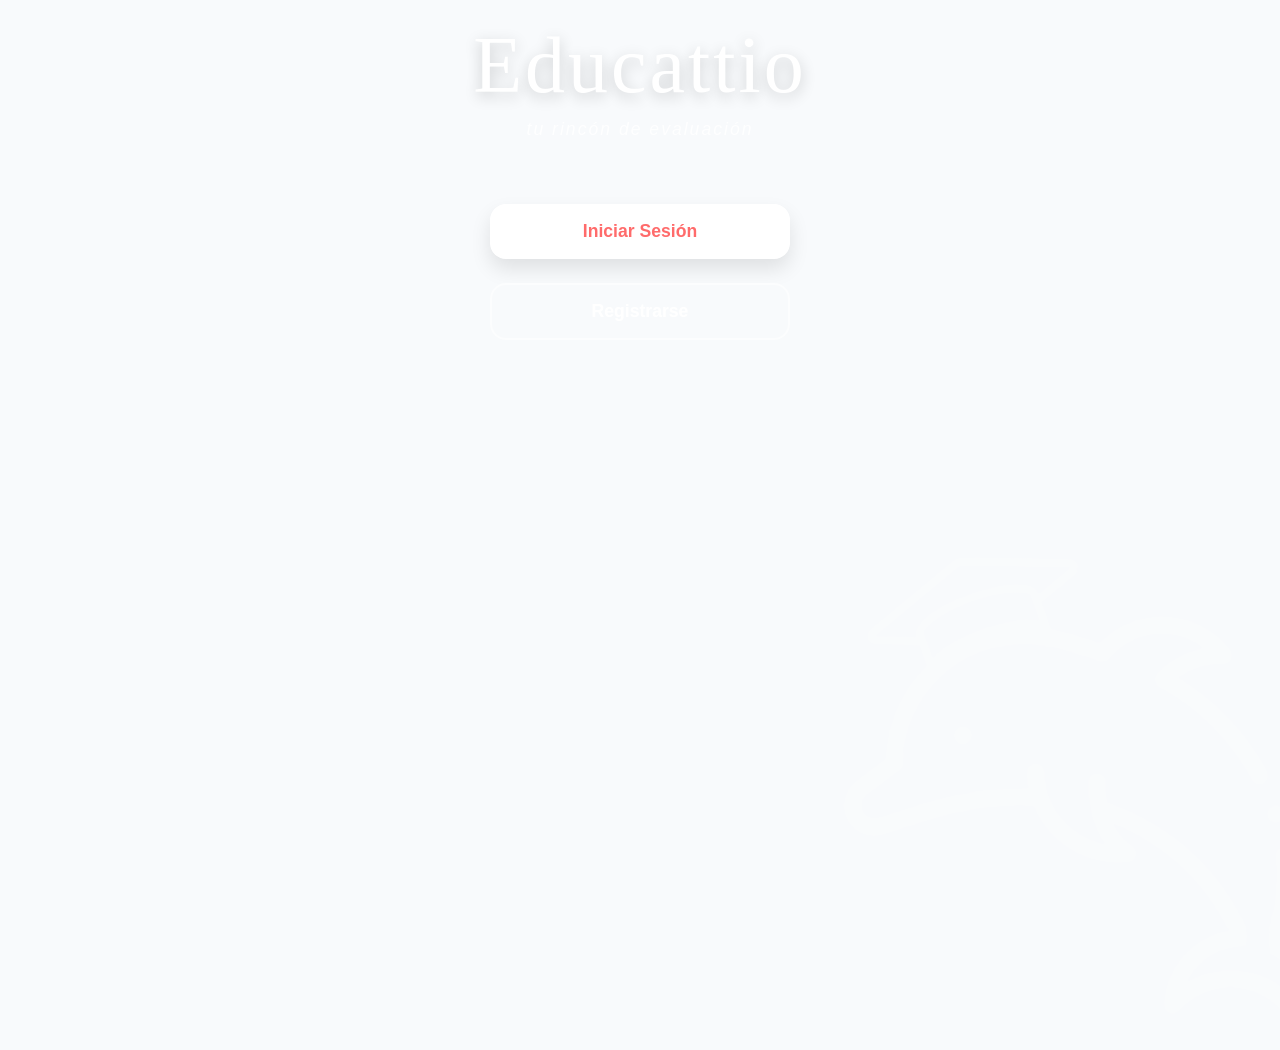
<file: interfaces/index.html>
<!DOCTYPE html>
<html lang="es">
<head>
    <meta charset="UTF-8">
    <meta name="viewport" content="width=device-width, initial-scale=1.0">
    <title>Educattio</title>
    
    <link rel="icon" type="image/png" href="../imagenes/dolphin.png">
    <link rel="stylesheet" href="../css/global.css">
    <link rel="stylesheet" href="../css/inicio_web.css">
</head>
<body>

    <main class="welcome-container">
        <h1 class="main-title">Educattio</h1>

        <p class="tagline">Tu rincón de evaluación</p>
        
        <div class="button-group">
            <a href="inicio_sesion.html" class="btn btn-primary">Iniciar Sesión</a>
            <a href="registro_usuario.html" class="btn btn-secondary">Registrarse</a>
        </div>
    </main>

</body>
</html>
</file>
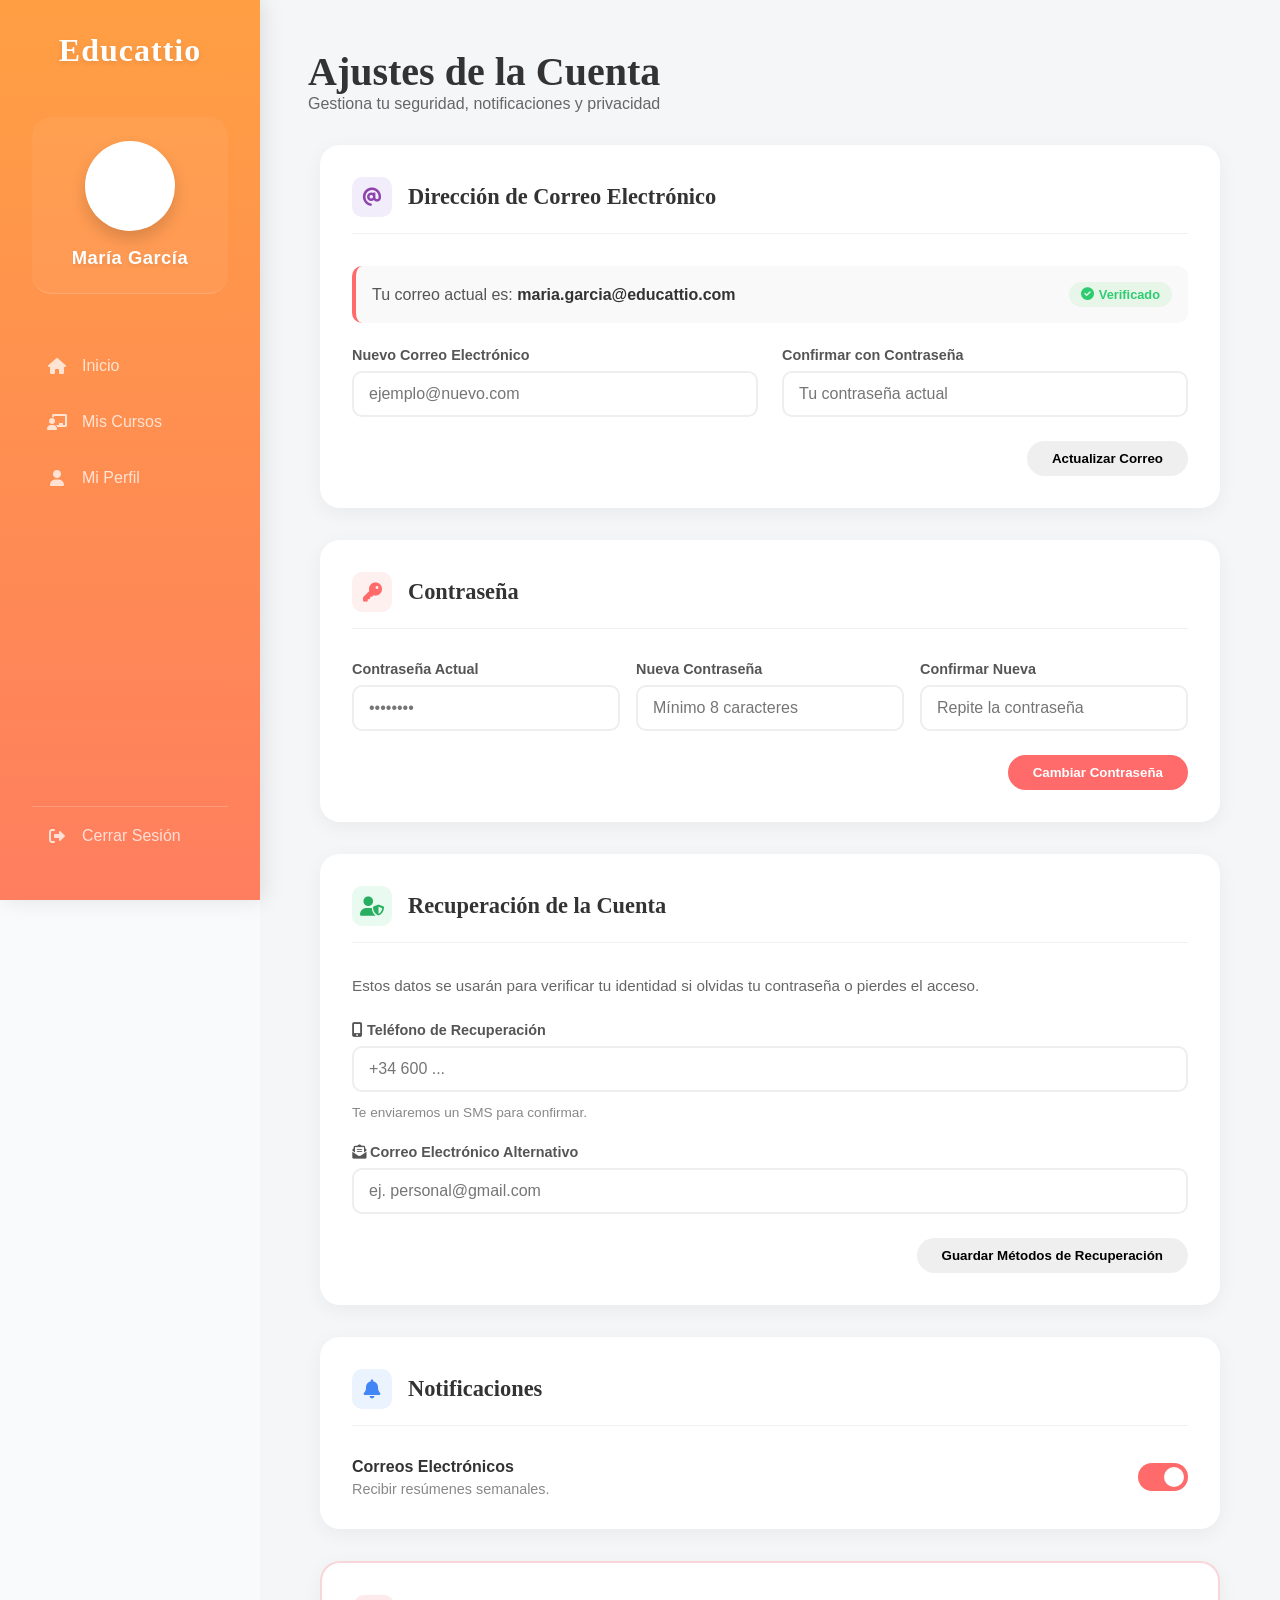
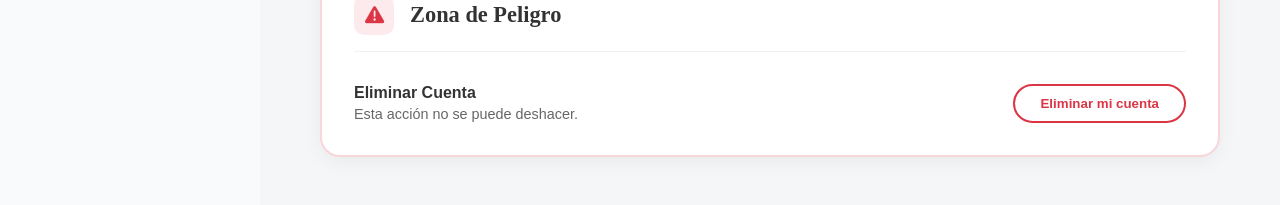
<file: interfaces/ajustes.html>
<!DOCTYPE html>
<html lang="es">
<head>
    <meta charset="UTF-8">
    <meta name="viewport" content="width=device-width, initial-scale=1.0">
    <title>Educattio - Ajustes de Cuenta</title>
    
    <link rel="icon" type="image/png" href="../imagenes/dolphin.png">
    <link rel="stylesheet" href="../css/global.css">
    <link rel="stylesheet" href="../css/portal_inicio_usuario.css"> 
    <link rel="stylesheet" href="../css/ajustes.css">
    <link href="https://cdnjs.cloudflare.com/ajax/libs/font-awesome/6.0.0/css/all.min.css" rel="stylesheet">
</head>
<body>

    <div class="dashboard-layout">
        
        <aside class="sidebar">
            <div class="sidebar-header">
                <h2>Educattio</h2>
            </div>

            <div class="sidebar-profile">
                <a href="perfil_usuario.html" class="profile-link">
                    <img src="../imagenes/icons8-profesor-100.png" alt="Perfil" class="sidebar-pic">
                </a>
                <p class="sidebar-user-name">María García</p>
            </div>
            
            <nav class="sidebar-nav">
                <a href="portal_inicio_usuario.html" class="nav-item"><i class="fas fa-home"></i> <span>Inicio</span></a>
                <a href="portal_cursos.html" class="nav-item"><i class="fas fa-chalkboard-teacher"></i> Mis Cursos</a>
                <a href="perfil_usuario.html" class="nav-item"><i class="fas fa-user"></i> <span>Mi Perfil</span></a>
            </nav>

            <div class="sidebar-footer">
                <a href="inicio_web.html" class="nav-item logout"><i class="fas fa-sign-out-alt"></i> Cerrar Sesión</a>
            </div>
        </aside>

        <main class="main-content">
            
            <header class="page-header">
                <h1>Ajustes de la Cuenta</h1>
                <p>Gestiona tu seguridad, notificaciones y privacidad</p>
            </header>

            <div class="settings-container">
                
                <section class="card settings-card">
                    <div class="card-header">
                        <div class="icon-box color-purple"><i class="fas fa-at"></i></div>
                        <h3>Dirección de Correo Electrónico</h3>
                    </div>
                    
                    <div class="current-email-display">
                        <p>Tu correo actual es: <strong>maria.garcia@educattio.com</strong></p>
                        <span class="badge-verified"><i class="fas fa-check-circle"></i> Verificado</span>
                    </div>

                    <form action="#" class="settings-form email-change-form">
                        <div class="form-row two-cols">
                            <div class="input-group">
                                <label>Nuevo Correo Electrónico</label>
                                <input type="email" placeholder="ejemplo@nuevo.com">
                            </div>
                            <div class="input-group">
                                <label>Confirmar con Contraseña</label>
                                <input type="password" placeholder="Tu contraseña actual">
                            </div>
                        </div>
                        <div class="card-action-right">
                            <button type="button" class="btn btn-secondary">Actualizar Correo</button>
                        </div>
                    </form>
                </section>

                <section class="card settings-card">
                    <div class="card-header">
                        <div class="icon-box"><i class="fas fa-key"></i></div> <h3>Contraseña</h3>
                    </div>
                    
                    <form action="#" class="settings-form">
                        <div class="form-row three-cols">
                            <div class="input-group">
                                <label>Contraseña Actual</label>
                                <input type="password" placeholder="••••••••">
                            </div>
                            <div class="input-group">
                                <label>Nueva Contraseña</label>
                                <input type="password" placeholder="Mínimo 8 caracteres">
                            </div>
                            <div class="input-group">
                                <label>Confirmar Nueva</label>
                                <input type="password" placeholder="Repite la contraseña">
                            </div>
                        </div>
                        <div class="card-action-right">
                            <button type="button" class="btn btn-primary">Cambiar Contraseña</button>
                        </div>
                    </form>
                </section>

                <section class="card settings-card">
                    <div class="card-header">
                        <div class="icon-box color-green"><i class="fas fa-user-shield"></i></div>
                        <h3>Recuperación de la Cuenta</h3>
                    </div>
                    
                    <div class="info-block">
                        <p>Estos datos se usarán para verificar tu identidad si olvidas tu contraseña o pierdes el acceso.</p>
                    </div>

                    <form action="#" class="settings-form">
                        <div class="form-row">
                            <div class="input-group">
                                <label><i class="fas fa-mobile-alt"></i> Teléfono de Recuperación</label>
                                <input type="tel" placeholder="+34 600 ...">
                                <small>Te enviaremos un SMS para confirmar.</small>
                            </div>
                        </div>
                        <div class="form-row">
                            <div class="input-group">
                                <label><i class="fas fa-envelope-open-text"></i> Correo Electrónico Alternativo</label>
                                <input type="email" placeholder="ej. personal@gmail.com">
                            </div>
                        </div>
                        <div class="card-action-right">
                            <button type="button" class="btn btn-secondary">Guardar Métodos de Recuperación</button>
                        </div>
                    </form>
                </section>

                <section class="card settings-card">
                    <div class="card-header">
                        <div class="icon-box color-blue"><i class="fas fa-bell"></i></div>
                        <h3>Notificaciones</h3>
                    </div>
                    <div class="toggles-list">
                        <div class="toggle-item">
                            <div class="toggle-info">
                                <h4>Correos Electrónicos</h4>
                                <p>Recibir resúmenes semanales.</p>
                            </div>
                            <label class="switch"><input type="checkbox" checked><span class="slider round"></span></label>
                        </div>
                    </div>
                </section>

                <section class="card settings-card danger-zone">
                    <div class="card-header">
                        <div class="icon-box color-red"><i class="fas fa-exclamation-triangle"></i></div>
                        <h3 class="text-danger">Zona de Peligro</h3>
                    </div>
                    <div class="danger-content">
                        <div class="danger-text">
                            <h4>Eliminar Cuenta</h4>
                            <p>Esta acción no se puede deshacer.</p>
                        </div>
                        <button class="btn btn-danger">Eliminar mi cuenta</button>
                    </div>
                </section>

            </div>
        </main>
    </div>

</body>
</html>
</file>
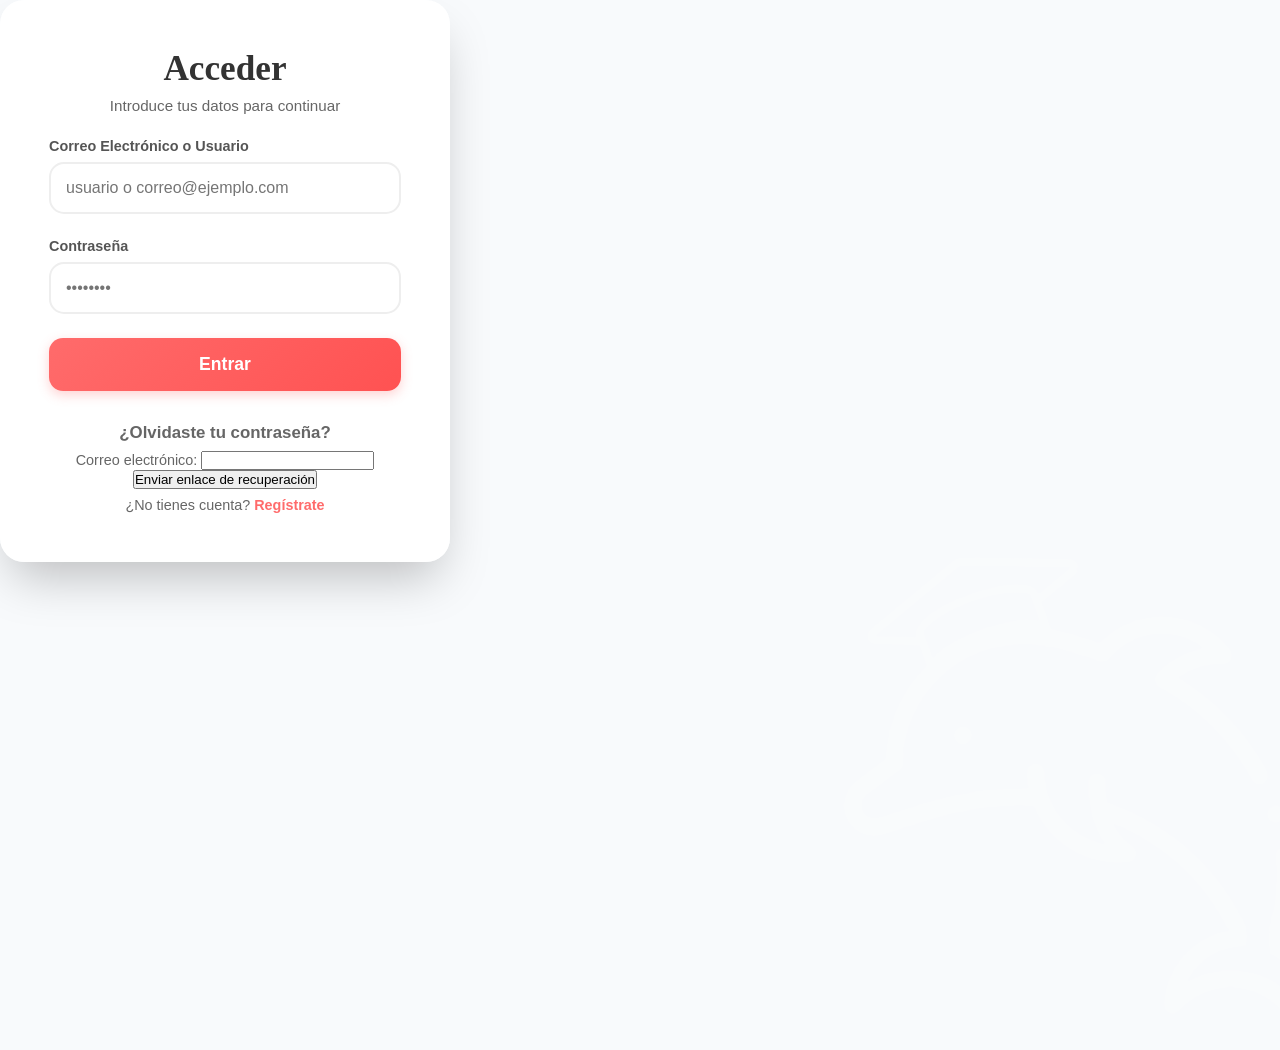
<file: interfaces/inicio_sesion.html>
<!DOCTYPE html>
<html lang="es">
<head>
    <meta charset="UTF-8">
    <meta name="viewport" content="width=device-width, initial-scale=1.0">
    <title>Educattio - Iniciar Sesión</title>
    <link rel="icon" type="image/png" href="../imagenes/dolphin.png">
    <link rel="stylesheet" href="../css/inicio_web.css">
    <link rel="stylesheet" href="../css/inicio_sesion.css">
    <link rel="stylesheet" href="../css/global.css">
</head>
<body class="login-page">

    <main class="login-container">
        <div class="login-card">
            <h1 class="login-title">Acceder</h1>
            <p class="login-subtitle">Introduce tus datos para continuar</p>
            
            <div id="mensaje-error" style="color: #d32f2f; background-color: #ffebee; border: 1px solid #ef5350; padding: 10px; border-radius: 5px; margin-bottom: 15px; display: none; text-align: center; font-size: 14px; font-weight: bold;"></div>
            
            <form action="../php/login.php" method="POST">
                
                <div class="input-group">
                    <label for="usuario">Correo Electrónico o Usuario</label>
                    <input type="text" id="usuario" name="usuario" placeholder="usuario o correo@ejemplo.com" required>
                </div>
                
                <div class="input-group">
                    <label for="password">Contraseña</label>
                    <input type="password" id="password" name="password" placeholder="••••••••" required>
                </div>
                
                <button type="submit" class="btn btn-primary btn-full">Entrar</button>
            </form>
            
            <div class="login-footer">
                    <h3>¿Olvidaste tu contraseña?</h3>
                    <form action="../php/procesar_recuperacion.php" method="POST">
                        <label for="email">Correo electrónico:</label>
                        <input type="email" name="email" id="email" required>
                        <button type="submit" name="reset_request">Enviar enlace de recuperación</button>
                    </form>


                <span>¿No tienes cuenta? <a href="registro_usuario.html">Regístrate</a></span>
            </div>
        </div>
    </main>

    <script>
        // Leemos si la URL tiene un "?error=..." al final
        const urlParams = new URLSearchParams(window.location.search);
        const error = urlParams.get('error');
        const mensajeError = document.getElementById('mensaje-error');

        // Dependiendo del error, mostramos un texto u otro
        if (error === 'user') {
            mensajeError.textContent = 'No existe ninguna cuenta con ese correo o usuario.';
            mensajeError.style.display = 'block'; // Hacemos visible la caja
        } else if (error === 'pass') {
            mensajeError.textContent = 'La contraseña es incorrecta. Inténtalo de nuevo.';
            mensajeError.style.display = 'block'; // Hacemos visible la caja
        }
    </script>
    

</body>
</html>
</file>
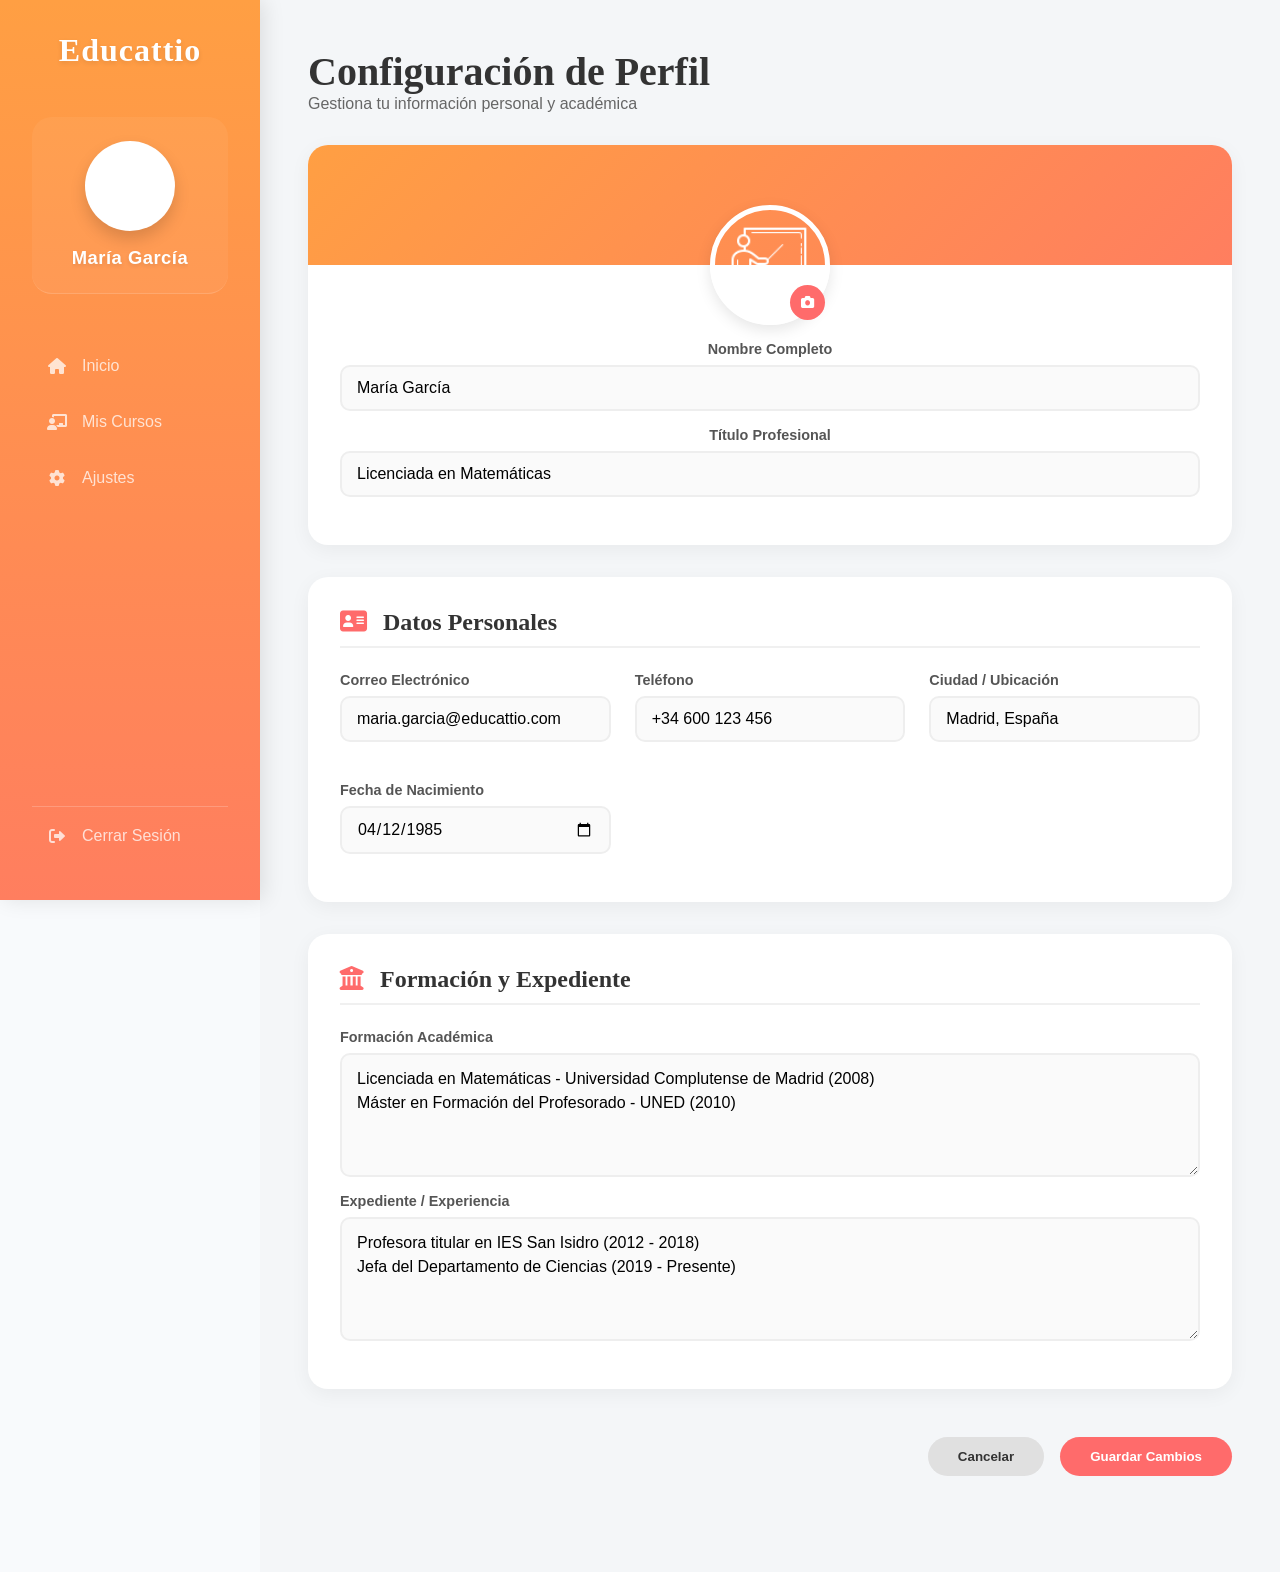
<file: interfaces/perfil_usuario.html>
<!DOCTYPE html>
<html lang="es">
<head>
    <meta charset="UTF-8">
    <meta name="viewport" content="width=device-width, initial-scale=1.0">
    <title>Educattio - Mi Perfil</title>
    
    <link rel="icon" type="image/png" href="../imagenes/dolphin.png">
    <link rel="stylesheet" href="../css/global.css">
    <link rel="stylesheet" href="../css/portal_inicio_usuario.css"> 
    <link rel="stylesheet" href="../css/perfil_usuario.css">
    <link href="https://cdnjs.cloudflare.com/ajax/libs/font-awesome/6.0.0/css/all.min.css" rel="stylesheet">
</head>
<body>

    <div class="dashboard-layout">
        
        <aside class="sidebar">
            <div class="sidebar-header">
                <h2>Educattio</h2>
            </div>

            <div class="sidebar-profile">
                <div class="profile-link active">
                    <img src="../imagenes/icons8-profesor-100.png" alt="Perfil" class="sidebar-pic">
                </div>
                <p class="sidebar-user-name">María García</p>
            </div>
            
            <nav class="sidebar-nav">
                <a href="portal_inicio_usuario.html" class="nav-item"><i class="fas fa-home"></i> <span>Inicio</span></a>
                <a href="portal_cursos.html" class="nav-item"><i class="fas fa-chalkboard-teacher"></i> Mis Cursos</a>
                <a href="ajustes.html" class="nav-item"><i class="fas fa-cog"></i> Ajustes</a>
            </nav>

            <div class="sidebar-footer">
                <a href="inicio_web.html" class="nav-item logout"><i class="fas fa-sign-out-alt"></i> Cerrar Sesión</a>
            </div>
        </aside>

        <main class="main-content">
            
            <header class="page-header">
                <h1>Configuración de Perfil</h1>
                <p>Gestiona tu información personal y académica</p>
            </header>

            <form class="profile-grid" action="#" method="POST">
                
                <section class="card profile-card-main">
                    <div class="profile-banner"></div>
                    <div class="profile-avatar-container">
                        <img src="../imagenes/icons8-profesor-100.png" alt="Foto de perfil">
                        <button type="button" class="btn-edit-photo"><i class="fas fa-camera"></i></button>
                    </div>
                    
                    <div class="profile-inputs-main">
                        <div class="input-group">
                            <label>Nombre Completo</label>
                            <input type="text" name="nombre" value="María García" required>
                        </div>
                        <div class="input-group">
                            <label>Título Profesional</label>
                            <input type="text" name="titulo" value="Licenciada en Matemáticas" placeholder="Ej. Dr. en Historia">
                        </div>
                    </div>
                </section>

                <section class="card info-card">
                    <h3 class="card-title"><i class="fas fa-address-card"></i> Datos Personales</h3>
                    <div class="form-row">
                        <div class="input-group">
                            <label>Correo Electrónico</label>
                            <input type="email" name="email" value="maria.garcia@educattio.com">
                        </div>
                        <div class="input-group">
                            <label>Teléfono</label>
                            <input type="tel" name="telefono" value="+34 600 123 456">
                        </div>
                        <div class="input-group">
                            <label>Ciudad / Ubicación</label>
                            <input type="text" name="ubicacion" value="Madrid, España">
                        </div>
                        <div class="input-group">
                            <label>Fecha de Nacimiento</label>
                            <input type="date" name="fecha_nacimiento" value="1985-04-12">
                        </div>
                    </div>
                </section>

                <section class="card academic-card">
                    <h3 class="card-title"><i class="fas fa-university"></i> Formación y Expediente</h3>
                    
                    <div class="input-group full-width">
                        <label>Formación Académica</label>
                        <textarea rows="4" placeholder="Describe tus títulos, másters y cursos...">Licenciada en Matemáticas - Universidad Complutense de Madrid (2008)
Máster en Formación del Profesorado - UNED (2010)</textarea>
                    </div>

                    <div class="input-group full-width">
                        <label>Expediente / Experiencia</label>
                        <textarea rows="4" placeholder="Detalla tu experiencia laboral previa...">Profesora titular en IES San Isidro (2012 - 2018)
Jefa del Departamento de Ciencias (2019 - Presente)</textarea>
                    </div>
                </section>

                <div class="form-actions-bar">
                    <button type="button" class="btn btn-secondary">Cancelar</button>
                    <button type="submit" class="btn btn-primary">Guardar Cambios</button>
                </div>

            </form>
        </main>
    </div>

</body>
</html>
</file>
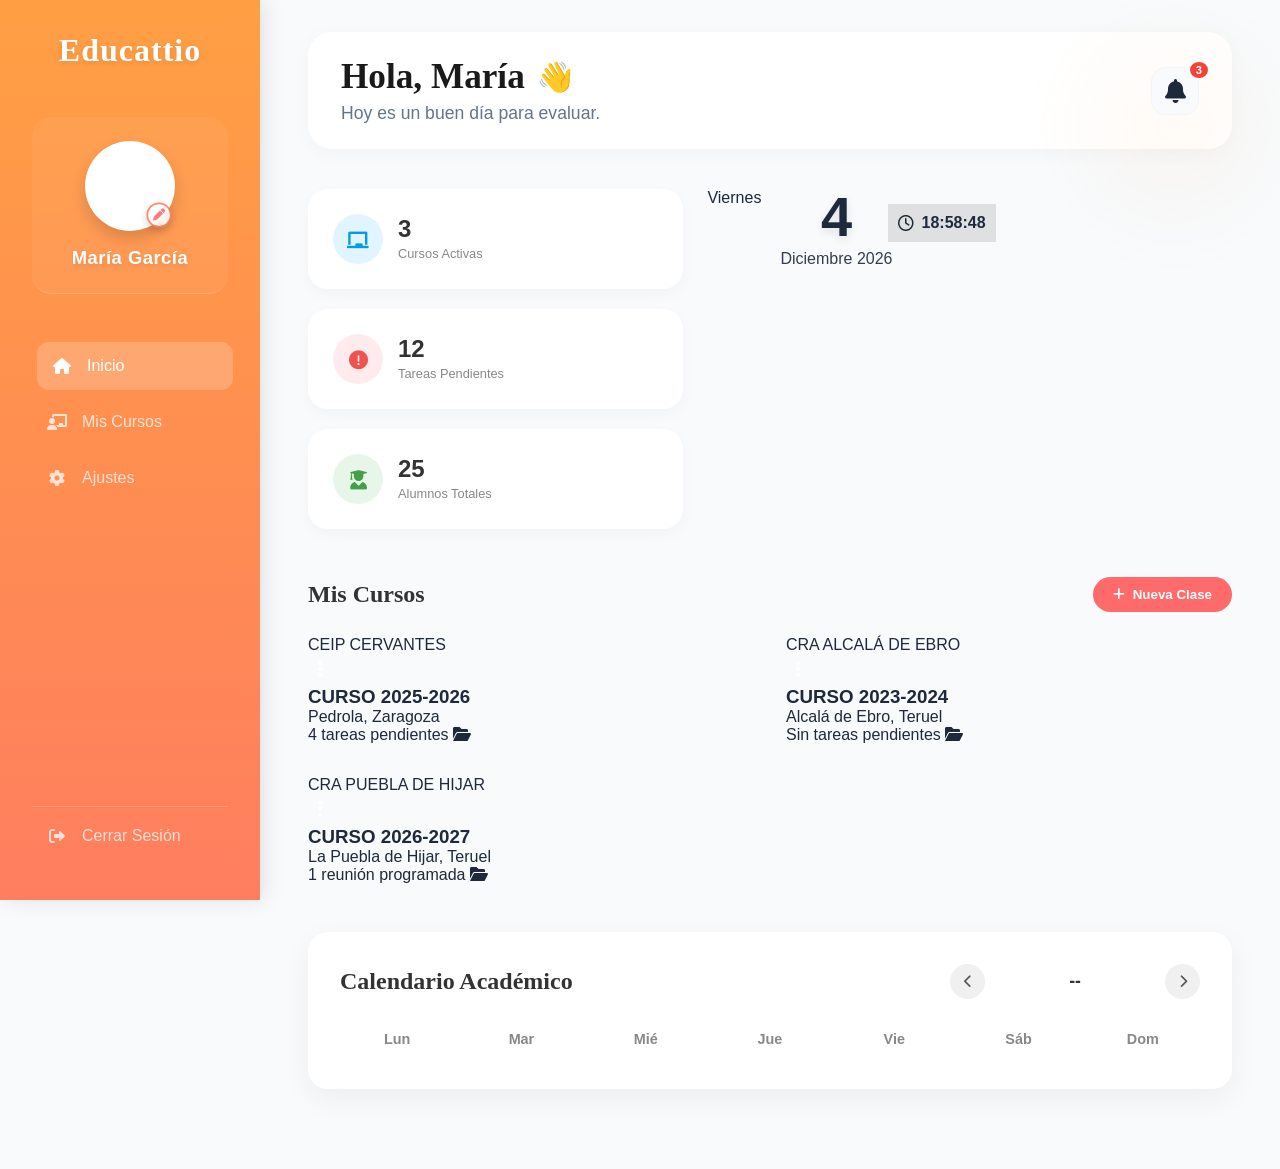
<file: interfaces/portal_inicio_usuario.html>
<!DOCTYPE html>
<html lang="es">
<head>
    <meta charset="UTF-8">
    <meta name="viewport" content="width=device-width, initial-scale=1.0">
    <title>Educattio - Portal Inicio</title>
    
    <link rel="icon" type="image/png" href="../imagenes/dolphin.png">
    <link rel="stylesheet" href="../css/global.css">
    <link rel="stylesheet" href="../css/portal_inicio_usuario.css">
    <link href="https://cdnjs.cloudflare.com/ajax/libs/font-awesome/6.0.0/css/all.min.css" rel="stylesheet">
</head>
<body>

    <div class="dashboard-layout">
        
        <aside class="sidebar">
            <div class="sidebar-header">
                <h2>Educattio</h2>
            </div>

            <div class="sidebar-profile">
                <a href="perfil_usuario.html" class="profile-link">
                    <img src="../imagenes/icons8-profesor-100.png" alt="Perfil" class="sidebar-pic">
                    <span class="edit-icon"><i class="fas fa-pen"></i></span>
                </a>
                <p class="sidebar-user-name">María García</p>
            </div>
            
            <nav class="sidebar-nav">
                <a href="#" class="nav-item active"><i class="fas fa-home"></i> Inicio</a>
                <a href="portal_cursos.html" class="nav-item"><i class="fas fa-chalkboard-teacher"></i> Mis Cursos</a>
                <a href="ajustes.html" class="nav-item"><i class="fas fa-cog"></i> Ajustes</a>
            </nav>

            <div class="sidebar-footer">
                <a href="inicio_web.html" class="nav-item logout"><i class="fas fa-sign-out-alt"></i> Cerrar Sesión</a>
            </div>
        </aside>

        <main class="main-content">
            
            <header class="top-bar">
                <div class="welcome-text">
                    <h1>Hola, María</h1>
                    <p>Hoy es un buen día para evaluar.</p>
                </div>
                
                <div class="user-profile">
                    <div class="notification-bell">
                        <i class="fas fa-bell"></i>
                        <span class="badge">3</span>
                    </div>
                </div>
            </header>

            <section class="dashboard-overview">
                
                <div class="stats-container">
                    <div class="stat-card">
                        <div class="stat-icon" style="background: #e1f5fe; color: #039be5;">
                            <i class="fas fa-chalkboard"></i>
                        </div>
                        <div class="stat-info">
                            <h3>3</h3>
                            <p>Cursos Activas</p>
                        </div>
                    </div>
                    
                    <div class="stat-card">
                        <div class="stat-icon" style="background: #ffebee; color: #ef5350;">
                            <i class="fas fa-exclamation-circle"></i>
                        </div>
                        <div class="stat-info">
                            <h3>12</h3>
                            <p>Tareas Pendientes</p>
                        </div>
                    </div>
                    
                    <div class="stat-card">
                        <div class="stat-icon" style="background: #e8f5e9; color: #43a047;">
                            <i class="fas fa-user-graduate"></i>
                        </div>
                        <div class="stat-info">
                            <h3>25</h3>
                            <p>Alumnos Totales</p>
                        </div>
                    </div>
                </div>

                <div class="calendar-widget">
                    <div class="calendar-header">
                        <span id="current-day-name">--</span>
                    </div>
                    <div class="calendar-body">
                        <span id="current-day-number">--</span>
                        <span id="current-month-year">--</span>
                    </div>
                    <div class="calendar-footer">
                        <i class="far fa-clock"></i>
                        <span id="real-time-clock">--:--:--</span>
                    </div>
                </div>

            </section>

            <section class="classes-section">
                <div class="section-header">
                    <h2>Mis Cursos</h2>
                    <button class="btn-add-class" onclick="openModal()"><i class="fas fa-plus"></i> Nueva Clase</button>
                </div>

                <div class="classes-grid">
                    
                    <article class="class-card" onclick="window.location.href='detalles_curso.html'">
    
                        <div class="card-banner banner-math">
                            <span class="subject-tag">CEIP CERVANTES</span>
                            
                            <div class="card-menu">
                                <button class="menu-btn" onclick="event.stopPropagation(); toggleMenu('menu1')">
                                    <i class="fas fa-ellipsis-v"></i>
                                </button>
                                
                                <div id="menu1" class="dropdown-menu" onclick="event.stopPropagation()">
                                    <a href="#"><i class="fas fa-pen"></i> Modificar</a>
                                    <a href="#" class="delete-option"><i class="fas fa-trash"></i> Eliminar</a>
                                </div>
                            </div>

                        </div>
                        
                        <div class="card-body">
                            <h3>CURSO 2025-2026</h3>
                            <p class="teacher-name">Pedrola, Zaragoza</p>
                            <div class="card-footer">
                                <span class="tasks-pending">4 tareas pendientes</span>
                                <i class="fas fa-folder-open folder-icon"></i>
                            </div>
                        </div>

                    </article>

                    <article class="class-card" onclick="window.location.href='detalles_curso.html'">
                        <div class="card-banner banner-science">
                            <span class="subject-tag">CRA ALCALÁ DE EBRO</span>
                            
                            <div class="card-menu">
                                <button class="menu-btn" onclick="toggleMenu('menu2')">
                                    <i class="fas fa-ellipsis-v"></i>
                                </button>
                                <div id="menu2" class="dropdown-menu">
                                    <a href="#"><i class="fas fa-pen"></i> Modificar</a>
                                    <a href="#" class="delete-option"><i class="fas fa-trash"></i> Eliminar</a>
                                </div>
                            </div>
                            </div>
                        <div class="card-body">
                            <h3>CURSO 2023-2024</h3>
                            <p class="teacher-name">Alcalá de Ebro, Teruel</p>
                            <div class="card-footer">
                                <span class="tasks-pending">Sin tareas pendientes</span>
                                <i class="fas fa-folder-open folder-icon"></i>
                            </div>
                        </div>
                    </article>

                    <article class="class-card" onclick="window.location.href='detalles_curso.html'">
                        <div class="card-banner banner-history">
                            <span class="subject-tag">CRA PUEBLA DE HIJAR</span>
                            
                            <div class="card-menu">
                                <button class="menu-btn" onclick="toggleMenu('menu3')">
                                    <i class="fas fa-ellipsis-v"></i>
                                </button>
                                <div id="menu3" class="dropdown-menu">
                                    <a href="#"><i class="fas fa-pen"></i> Modificar</a>
                                    <a href="#" class="delete-option"><i class="fas fa-trash"></i> Eliminar</a>
                                </div>
                            </div>
                            </div>
                        <div class="card-body">
                            <h3>CURSO 2026-2027</h3>
                            <p class="teacher-name">La Puebla de Hijar, Teruel</p>
                            <div class="card-footer">
                                <span class="tasks-pending">1 reunión programada</span>
                                <i class="fas fa-folder-open folder-icon"></i>
                            </div>
                        </div>
                    </article>
                </div>
            </section>

            <section class="calendar-section">
                <div class="calendar-big-card">
                    
                    <div class="cal-header">
                        <h2>Calendario Académico</h2>
                        <div class="cal-controls">
                            <button class="cal-btn" id="prevMonth"><i class="fas fa-chevron-left"></i></button>
                            <span class="current-month-display" id="bigCalendarMonth">--</span>
                            <button class="cal-btn" id="nextMonth"><i class="fas fa-chevron-right"></i></button>
                        </div>
                    </div>

                    <div class="big-calendar-grid" id="calendarGrid">
                        <div class="day-name">Lun</div>
                        <div class="day-name">Mar</div>
                        <div class="day-name">Mié</div>
                        <div class="day-name">Jue</div>
                        <div class="day-name">Vie</div>
                        <div class="day-name">Sáb</div>
                        <div class="day-name">Dom</div>
                        
                        </div>

                </div>
            </section>

        </main>
    </div>


    <div id="modalCurso" class="modal-overlay">
        <div class="modal-window">
            
            <div class="modal-header">
                <h3>Añadir Nuevo Destino</h3>
                <button class="close-btn" onclick="closeModal()">
                    <i class="fas fa-times"></i>
                </button>
            </div>

            <form class="modal-form">
                <div class="form-group">
                    <label>Centro Educativo</label>
                    <input type="text" placeholder="Ej. IES Cervantes" required>
                </div>

                <div class="form-group">
                    <label>Año del Curso Lectivo</label>
                    <input type="text" placeholder="Ej. 2025 - 2026" value="2025-2026">
                </div>

                <div class="form-row">
                    <div class="form-group">
                        <label>Población</label>
                        <input type="text" placeholder="Ej. Alcalá de Henares" required>
                    </div>
                    <div class="form-group">
                        <label>Provincia</label>
                        <input type="text" placeholder="Ej. Madrid" required>
                    </div>
                </div>

                <div class="modal-footer">
                    <button type="button" class="btn-cancel" onclick="closeModal()">Cancelar</button>
                    <button type="submit" class="btn-save">Guardar</button>
                </div>
            </form>

        </div>
    </div>

    <script src="../js/portal_inicio_usuario.js"></script>
</body>
</html>
</file>
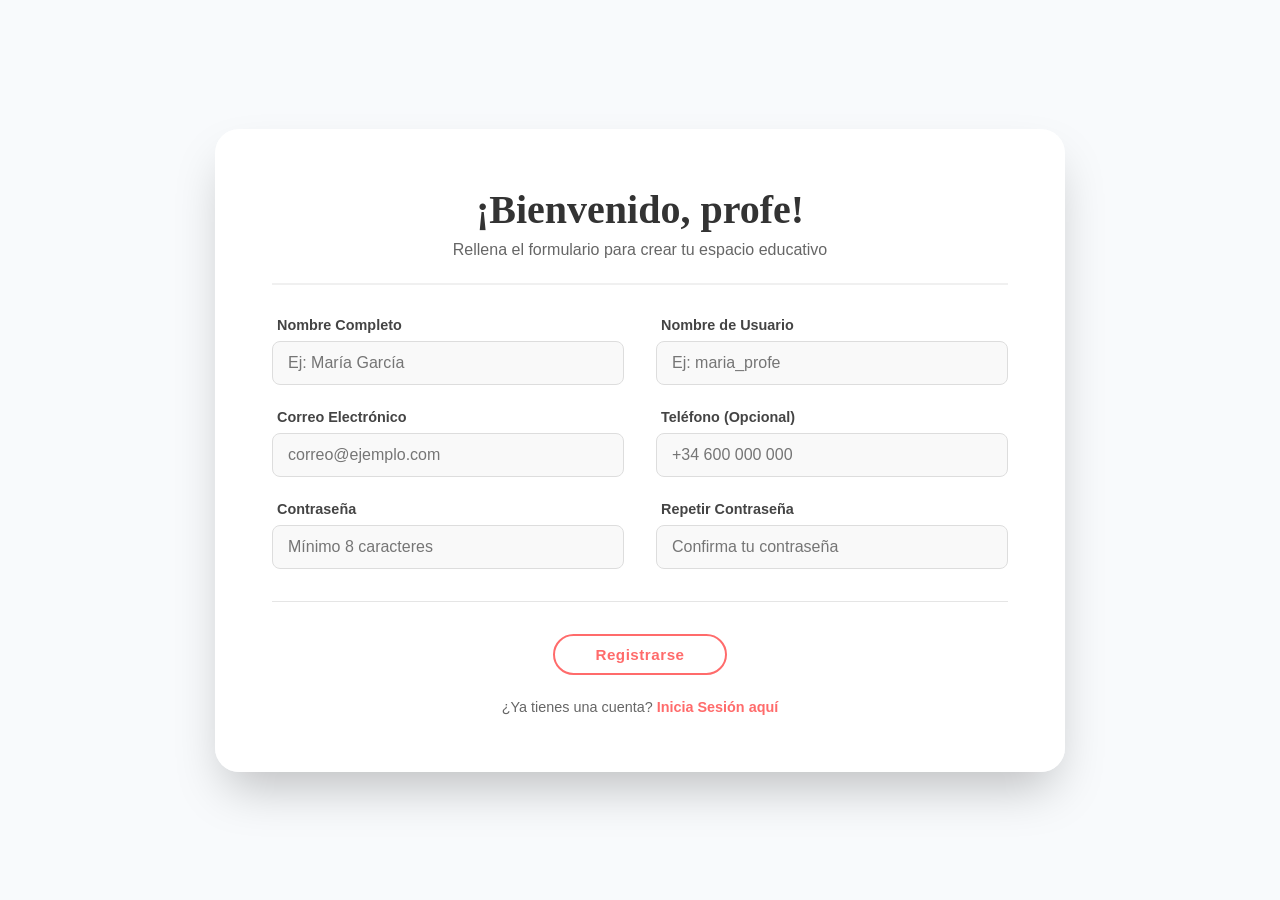
<file: interfaces/registro_usuario.html>
<!DOCTYPE html>
<html lang="es">
<head>
    <meta charset="UTF-8">
    <meta name="viewport" content="width=device-width, initial-scale=1.0">
    <title>Educattio - Crear Cuenta</title>
    
    <link rel="icon" type="image/png" href="../imagenes/dolphin.png">
    <link rel="stylesheet" href="../css/global.css">
    <link rel="stylesheet" href="../css/registro_usuario.css">
</head>
<body> <main class="register-container">
        <div class="register-card">
            
            <header class="register-header">
                <h1 class="register-title">¡Bienvenido, profe!</h1>
                <p class="register-subtitle">Rellena el formulario para crear tu espacio educativo</p>
            </header>

            <form action="../php/registro.php" method="POST" class="register-form" id="registerForm">
                
                <div class="form-grid">
                    
                    <div class="input-wrapper">
                        <label for="name">Nombre Completo</label>
                        <input type="text" id="name" name="name" placeholder="Ej: María García" required>
                    </div>

                    <div class="input-wrapper">
                        <label for="username">Nombre de Usuario</label>
                        <input type="text" id="username" name="username" placeholder="Ej: maria_profe" required>
                    </div>

                    <div class="input-wrapper">
                        <label for="email">Correo Electrónico</label>
                        <input type="email" id="email" name="email" placeholder="correo@ejemplo.com" required>
                    </div>

                    <div class="input-wrapper">
                        <label for="phone">Teléfono (Opcional)</label>
                        <input type="tel" id="phone" name="phone" placeholder="+34 600 000 000">
                    </div>
                    
                    <div class="input-wrapper">
                        <label for="password">Contraseña</label>
                        <input type="password" id="password" name="password" placeholder="Mínimo 8 caracteres" required>
                    </div>
                    
                    <div class="input-wrapper">
                        <label for="confirm-password">Repetir Contraseña</label>
                        <input type="password" id="confirm-password" name="confirm-password" placeholder="Confirma tu contraseña" required>
                    </div>

                </div>

                <div class="form-actions">
                    <button type="submit" class="btn btn-minimal">Registrarse</button>
                </div>

                <div class="register-footer">
                    <span>¿Ya tienes una cuenta? <a href="../php/login.php">Inicia Sesión aquí</a></span>
                </div>
            </form>
        </div>
    </main>

    <script src="../js/registro.js"></script>

</body>
</html>
</file>
<file: css/global.css>
/* =========================================
   ESTILOS GLOBALES (Compartidos)
   ========================================= */

:root {
    /* Fondo con degradado sutil */
    --page-bg-start: #FF9F43;
    --page-bg-end: #ff7e5f;

    /* Tipografía y acentos */
    --text-color: #333333;
    --accent-color: #FF6B6B;

    /* Fuentes */
    --font-serif: "Times New Roman", Times, serif;
    --font-sans: 'Segoe UI', Roboto, Helvetica, Arial, sans-serif;
}

* {
    margin: 0;
    padding: 0;
    box-sizing: border-box;
    text-decoration: none !important;
}

/* =========================================
   SISTEMA DE OPCIONES EN TARJETAS (TRES PUNTOS)
   ========================================= */
.premium-card-wrapper {
    position: relative;
    width: 100%;
}

.card-options-container {
    position: absolute;
    top: 15px;
    right: 15px;
    z-index: 100;
}

.menu-dots-btn {
    width: 36px;
    height: 36px;
    border-radius: 12px;
    background: rgba(255, 255, 255, 0.2);
    backdrop-filter: blur(8px);
    border: 1px solid rgba(255, 255, 255, 0.15);
    color: white;
    display: flex;
    align-items: center;
    justify-content: center;
    cursor: pointer;
    transition: all 0.3s cubic-bezier(0.4, 0, 0.2, 1);
}

.menu-dots-btn:hover {
    background: rgba(255, 255, 255, 0.35);
    transform: scale(1.1);
    box-shadow: 0 5px 15px rgba(0, 0, 0, 0.1);
}

.dropdown-options-menu {
    position: absolute;
    top: 48px;
    right: 0;
    width: 190px;
    background: white;
    border-radius: 16px;
    box-shadow: 0 20px 40px rgba(0, 0, 0, 0.15);
    border: 1px solid rgba(0, 0, 0, 0.08);
    display: none;
    flex-direction: column;
    padding: 8px;
    z-index: 1000;
    animation: menuFadeIn 0.2s cubic-bezier(0, 0, 0.2, 1);
}

@keyframes menuFadeIn {
    from {
        opacity: 0;
        transform: translateY(-10px) scale(0.95);
    }

    to {
        opacity: 1;
        transform: translateY(0) scale(1);
    }
}

.dropdown-options-menu.show {
    display: flex;
}

.dropdown-options-menu a {
    display: flex;
    align-items: center;
    gap: 12px;
    padding: 12px 16px;
    color: #475569 !important;
    text-decoration: none !important;
    font-size: 0.95rem;
    font-weight: 500;
    border-radius: 12px;
    transition: all 0.2s;
}

.dropdown-options-menu a:hover {
    background: #f1f5f9;
    color: #2563eb !important;
}

.dropdown-options-menu a i {
    width: 20px;
    text-align: center;
    font-size: 1.1rem;
    opacity: 0.7;
}

.dropdown-options-menu a.delete-option {
    color: #dc2626 !important;
    margin-top: 4px;
    border-top: 1px solid #f1f5f9;
    padding-top: 15px;
    border-top-left-radius: 0;
    border-top-right-radius: 0;
}

.dropdown-options-menu a.delete-option:hover {
    background: #fef2f2;
    color: #b91c1c !important;
}

a {
    text-decoration: none !important;
    color: inherit;
}

/* Estilos para páginas de login/registro (envueltos en clase para no romper dashboard) */
body.auth-body {
    background: linear-gradient(135deg, var(--page-bg-start) 0%, var(--page-bg-end) 100%);
    min-height: 100vh;
    display: flex;
    justify-content: center;
    align-items: center;
    font-family: var(--font-sans);
    overflow-x: hidden;
    overflow-y: auto;
    position: relative;
    padding: 40px 0;
    /* Añadir padding para que no pegue a los bordes */
}

body {
    font-family: var(--font-sans);
    background-color: #f8fafc;
    margin: 0;
    color: #1e293b;
}

.dashboard-layout {
    display: flex;
    min-height: 100vh;
    background-color: #f8fafc;
}

.main-content {
    flex: 1;
    padding: 2rem;
    overflow-y: auto;
}

/* Imagen decorativa común */
.graphic-teacher-corner {
    position: absolute;
    bottom: 20px;
    left: 20px;
    width: 100px;
    height: auto;
    opacity: 0.8;
    z-index: 5;
    pointer-events: none;
    animation: fadeInCornerLeft 1.5s ease-out 1s forwards;
}

/* Estilos para el selector de avatares */
.avatar-option {
    width: 45px;
    height: 45px;
    border-radius: 50%;
    cursor: pointer;
    border: 3px solid transparent;
    transition: all 0.2s ease-in-out;
    object-fit: cover;
}

.avatar-option:hover {
    transform: scale(1.15);
}

.avatar-option.selected {
    border-color: #0d6efd;
    box-shadow: 0 0 10px rgba(13, 110, 253, 0.5);
    transform: scale(1.1);
}

.cursor-pointer {
    cursor: pointer;
}

/* Animación global de la imagen */
@keyframes fadeInCornerLeft {
    from {
        opacity: 0;
        transform: translate(-20px, 0);
    }

    to {
        opacity: 0.8;
        transform: translate(0, 0);
    }
}

.btn-outline-primary {
    padding: 10px 20px;
    border-radius: 50px;
    font-weight: 600;
    border: 2px solid #2563eb;
    color: #2563eb;
    background: transparent;
    transition: all 0.3s;
    text-decoration: none;
    display: inline-flex;
    align-items: center;
    gap: 8px;
}

.btn-outline-primary:hover {
    background: #2563eb;
    color: white;
    transform: translateY(-2px);
    box-shadow: 0 4px 12px rgba(37, 99, 235, 0.2);
}
</file>
<file: css/inicio_web.css>
/* =========================================
   ESTILOS PÁGINA DE BIENVENIDA
   ========================================= */

.welcome-container {
    display: flex;
    flex-direction: column;
    align-items: center;
    gap: 3rem;
    width: 100%;
    padding: 20px;
}

/* Título Grande */
.main-title {
    color: white;
    font-size: 5rem;
    font-family: var(--font-serif);
    font-weight: normal;
    letter-spacing: 3px;
    text-shadow: 0 4px 15px rgba(0,0,0,0.2);
    text-align: center;
    animation: fadeInDown 1s ease-out forwards;
}

/* Botones independientes */
.button-group {
    display: flex;
    flex-direction: column;
    gap: 1.5rem;
    width: 100%;
    max-width: 300px;
    animation: fadeInUp 1s ease-out 0.5s both;
}

.btn {
    text-decoration: none;
    padding: 16px 32px;
    border-radius: 16px;
    font-weight: 600;
    transition: all 0.4s cubic-bezier(0.165, 0.84, 0.44, 1);
    text-align: center;
    font-size: 1.1rem;
    font-family: var(--font-sans);
    display: block;
    backdrop-filter: blur(10px);
}

/* Estilo Botón Principal */
.btn-primary {
    background-color: white;
    color: var(--accent-color);
    box-shadow: 0 10px 20px rgba(0, 0, 0, 0.1);
    border: 1px solid rgba(255, 255, 255, 0.2);
}

.btn-primary:hover {
    background-color: white;
    color: #ff5252;
    transform: translateY(-5px) scale(1.02);
    box-shadow: 0 15px 30px rgba(0, 0, 0, 0.15);
}

/* Estilo Botón Secundario */
.btn-secondary {
    background-color: rgba(255, 255, 255, 0.1);
    color: white;
    border: 2px solid rgba(255, 255, 255, 0.5);
}

.btn-secondary:hover {
    background-color: rgba(255, 255, 255, 0.2);
    color: white;
    border-color: white;
    transform: translateY(-5px) scale(1.02);
    box-shadow: 0 10px 20px rgba(0, 0, 0, 0.1);
}

/* Animaciones específicas de esta página */
@keyframes fadeInDown {
    from { opacity: 0; transform: translateY(-20px); }
    to { opacity: 1; transform: translateY(0); }
}

@keyframes fadeInUp {
    from { opacity: 0; transform: translateY(20px); }
    to { opacity: 1; transform: translateY(0); }
}

/* ... Debajo de .main-title ... */

.tagline {
    color: rgba(255, 255, 255, 0.85); /* Blanco con un poco de transparencia */
    font-family: var(--font-sans);    /* Fuente moderna y limpia */
    font-size: 1.1rem;                /* Tamaño discreto */
    font-weight: 300;                 /* Letra fina */
    letter-spacing: 2px;              /* Espaciado entre letras (toque estético) */
    text-transform: lowercase;        /* Opcional: todo en minúsculas queda muy moderno */
    font-style: italic;               /* Cursiva para darle elegancia */
    
    /* Ajustes de posición */
    margin-top: -2.5rem;              /* ACERCA el texto al título (compensa el gap) */
    margin-bottom: 1rem;              /* Separa un poco de los botones */
    
    /* Animación igual que el título pero con un pelín de retraso */
    animation: fadeInDown 1s ease-out 0.2s forwards;
    opacity: 0; /* Empieza invisible para la animación */
}


/*temporal*/
/* =========================================
   BOTÓN TEMPORAL (Borrar al finalizar)
   ========================================= */

.temp-dashboard-btn {
    position: absolute;
    top: 20px;
    right: 20px;
    background-color: rgba(255, 255, 255, 0.2); /* Blanco semitransparente */
    color: white;
    padding: 8px 15px;
    border-radius: 8px;
    text-decoration: none;
    font-size: 0.85rem;
    font-weight: 600;
    border: 1px dashed rgba(255, 255, 255, 0.5); /* Borde discontinuo para indicar que es temporal */
    transition: all 0.3s ease;
    z-index: 1000; /* Para asegurar que esté encima de todo */
}

.temp-dashboard-btn:hover {
    background-color: white;
    color: var(--accent-color);
    border-style: solid;
    transform: translateY(2px);
}

/* =========================================
   CAPA DEL DELFÍN (Transparente y Recortada)
   ========================================= */

/* Creamos una capa virtual encima del fondo pero debajo del texto */
body::after {
    content: "";
    position: absolute;
    
    /* TAMAÑO DE LA CAPA */
    width: 600px;  /* Ajusta según lo grande que quieras el delfín */
    height: 600px;
    
    /* POSICIÓN: Valores negativos para "sacarlo" de la pantalla y que se corte */
    bottom: -150px; /* Cuanto más negativo, más se hunde abajo */
    right: -100px;  /* Cuanto más negativo, más se esconde a la derecha */
    
    /* LA IMAGEN */
    background-image: url('../imagenes/dolphin.png');
    background-size: contain; /* Ajusta la imagen al contenedor */
    background-repeat: no-repeat;
    background-position: bottom right;
    
    /* OPACIDAD: Aquí controlas la transparencia (0.1 a 1.0) */
    opacity: 0.2; /* Muy sutil. Súbelo a 0.4 o 0.5 si lo quieres más visible */
    
    /* ORDEN: Para asegurar que no tape los clics de los botones */
    z-index: -1; 
    pointer-events: none; /* Esto permite hacer clic "a través" de la imagen */
}

/* Aseguramos que el contenido (títulos y botones) esté por encima del delfín */
.welcome-container {
    position: relative;
    z-index: 10;
}

/* OPCIONAL: Ajuste para móviles
   (Para que el delfín no tape los botones en pantallas pequeñas) */
@media (max-width: 768px) {
    body.auth-body {
        background-size: 200px, cover; /* Delfín más pequeño */
        background-position: right -50px bottom -50px, center; /* Un poco más escondido */
    }
}
</file>
<file: css/portal_inicio_usuario.css>
/* =========================================
   ESTILOS DEL DASHBOARD
   ========================================= */

body {
    background: #f4f6f8;
    display: block;
    height: auto !important;
    /* Permite que la web crezca */
    min-height: 100vh;
    overflow-y: auto !important;
    /* HABILITA EL SCROLL VERTICAL */
    overflow-x: hidden;
}

.dashboard-layout {
    display: flex;
    min-height: 100vh;
}

/* --- BARRA LATERAL (SIDEBAR) --- */
.sidebar {
    width: 260px;
    background: linear-gradient(180deg, var(--page-bg-start) 0%, var(--page-bg-end) 100%);
    padding: 2rem;
    display: flex;
    flex-direction: column;
    gap: 1rem;
    box-shadow: 4px 0 20px rgba(0, 0, 0, 0.1);
    position: fixed;
    height: 100vh;
    z-index: 100;
    color: white;
}

.sidebar-header h2 {
    font-family: var(--font-serif);
    color: white;
    font-size: 2rem;
    margin-bottom: 1rem;
    text-align: center;
    letter-spacing: 1px;
    text-shadow: 0 2px 5px rgba(0, 0, 0, 0.1);
}

.sidebar-header h2 span {
    color: white;
    opacity: 0.8;
    font-style: italic;
    font-weight: 300;
}

/* Perfil Sidebar */
.sidebar-profile {
    display: flex;
    flex-direction: column;
    align-items: center;
    margin-bottom: 2rem;
    padding: 1.5rem 0;
    border-bottom: 1px solid rgba(255, 255, 255, 0.15);
    background: rgba(255, 255, 255, 0.05);
    border-radius: 20px;
    margin-top: 1rem;
}

.profile-link {
    position: relative;
    display: flex;
    justify-content: center;
    align-items: center;
    width: 90px;
    height: 90px;
    margin-bottom: 1rem;
}

.sidebar-pic {
    width: 100%;
    height: 100%;
    border-radius: 50%;
    object-fit: cover;
    border: 3px solid rgba(255, 255, 255, 0.8);
    transition: all 0.4s cubic-bezier(0.175, 0.885, 0.32, 1.275);
    background: white;
    box-shadow: 0 8px 16px rgba(0, 0, 0, 0.15);
}

.edit-icon {
    position: absolute;
    bottom: 2px;
    right: 2px;
    background: white;
    color: var(--accent-color);
    width: 28px;
    height: 28px;
    border-radius: 50%;
    display: flex;
    justify-content: center;
    align-items: center;
    font-size: 0.85rem;
    box-shadow: 0 4px 10px rgba(0, 0, 0, 0.2);
    opacity: 0.9;
    transform: scale(0.9);
    transition: all 0.3s ease;
    border: 2px solid var(--page-bg-end);
    z-index: 2;
}

.profile-link:hover .sidebar-pic {
    border-color: white;
    transform: scale(1.08) rotate(3deg);
    box-shadow: 0 12px 25px rgba(0, 0, 0, 0.25);
}

.profile-link:hover .edit-icon {
    opacity: 1;
    transform: scale(1.1) rotate(-3deg);
    background-color: var(--accent-color);
    color: white;
}

.sidebar-user-name {
    font-weight: 700;
    font-size: 1.15rem;
    text-align: center;
    color: white;
    letter-spacing: 0.5px;
    text-shadow: 0 2px 4px rgba(0, 0, 0, 0.1);
    max-width: 200px;
    overflow: hidden;
    text-overflow: ellipsis;
    white-space: nowrap;
}

/* Navegación */
.sidebar-nav {
    flex-grow: 1;
}

.nav-item {
    display: flex;
    align-items: center;
    gap: 15px;
    padding: 15px;
    color: rgba(255, 255, 255, 0.75);
    text-decoration: none;
    border-radius: 12px;
    transition: all 0.3s ease;
    margin-bottom: 0.5rem;
    font-weight: 500;
}

.nav-item:hover,
.nav-item.active {
    background-color: rgba(255, 255, 255, 0.2);
    color: white;
    backdrop-filter: blur(5px);
    transform: translateX(5px);
}

.nav-item i {
    width: 20px;
    text-align: center;
}

.logout {
    margin-top: auto;
    border-top: 1px solid rgba(255, 255, 255, 0.2);
    padding-top: 20px;
    border-radius: 0;
}

.logout:hover {
    background-color: rgba(255, 255, 255, 0.2);
    color: white;
    transform: none;
}

/* --- CONTENIDO PRINCIPAL --- */
.main-content {
    flex: 1;
    margin-left: 260px;
    padding: 2rem 3rem;
}

.top-bar {
    display: flex;
    justify-content: space-between;
    align-items: center;
    margin-bottom: 2rem;
    animation: fadeInDown 0.8s ease-out;
}

.welcome-text h1 {
    font-family: var(--font-serif);
    font-size: 2rem;
    color: #333;
}

.welcome-text p {
    color: #888;
    margin-top: 5px;
}

.badge {
    position: absolute;
    top: 0;
    right: 0;
    background-color: var(--accent-color);
    color: white;
    font-size: 0.7rem;
    padding: 2px 5px;
    border-radius: 50%;
    font-weight: bold;
    border: 2px solid white;
}

/* --- SECCIÓN 1: OVERVIEW (Stats + Widget Pequeño) --- */
.dashboard-overview {
    display: grid;
    grid-template-columns: minmax(280px, 1.35fr) minmax(240px, 0.95fr) minmax(220px, 0.85fr);
    gap: 24px;
    margin-bottom: 3rem;
    animation: fadeInUp 0.8s ease-out 0.2s both;
    align-items: start;
}

.stats-container {
    display: grid;
    grid-template-columns: 1fr;
    gap: 20px;
}

.calendar-widget {
    display: flex;
    justify-content: center;
    align-items: flex-start;
    max-width: 100%;
}

.stat-card {
    background: white;
    padding: 1.5rem;
    border-radius: 20px;
    box-shadow: 0 5px 15px rgba(0, 0, 0, 0.03);
    display: flex;
    align-items: center;
    gap: 15px;
    transition: transform 0.3s ease;
    border: 1px solid transparent;
}

.stat-card:hover {
    transform: translateY(-5px);
    border-color: rgba(0, 0, 0, 0.05);
    box-shadow: 0 10px 25px rgba(0, 0, 0, 0.08);
}

.stat-icon {
    width: 50px;
    height: 50px;
    border-radius: 50%;
    display: flex;
    justify-content: center;
    align-items: center;
    font-size: 1.2rem;
    flex-shrink: 0;
}

.stat-info h3 {
    font-size: 1.5rem;
    color: #333;
    font-weight: 700;
    margin: 0;
    line-height: 1;
}

.stat-info p {
    color: #888;
    font-size: 0.8rem;
    margin: 5px 0 0 0;
}

/* Widget Calendario Pequeño */
.overview-card {
    background: white;
    border-radius: 24px;
    padding: 1.5rem;
    box-shadow: 0 20px 40px rgba(0, 0, 0, 0.05);
    border: 1px solid #eef1f5;
    display: flex;
    flex-direction: column;
    gap: 1rem;
}

.overview-card-header {
    display: flex;
    justify-content: space-between;
    align-items: center;
    gap: 1rem;
}

.small-label {
    display: inline-block;
    font-size: 0.75rem;
    color: #6b7280;
    text-transform: uppercase;
    letter-spacing: 0.08em;
    margin-bottom: 0.4rem;
}

.courses-card .courses-list {
    display: grid;
    gap: 0.9rem;
    max-height: 380px;
    overflow-y: auto;
    padding-right: 0.25rem;
}

.small-course-card {
    display: grid;
    grid-template-columns: auto 1fr auto;
    gap: 0.9rem;
    align-items: center;
    padding: 1.1rem 1.25rem;
    border-radius: 20px;
    background: #ffffff;
    text-decoration: none !important;
    color: #1f2937;
    transition: all 0.3s cubic-bezier(0.4, 0, 0.2, 1);
    border: 1px solid #f1f5f9;
    box-shadow: 0 2px 4px rgba(0, 0, 0, 0.02);
}

.small-course-card:hover {
    text-decoration: none !important;
    transform: translateY(-3px) scale(1.01);
    box-shadow: 0 12px 25px rgba(0, 0, 0, 0.08);
    border-color: #e2e8f0;
}

.course-dot {
    width: 10px;
    height: 10px;
    border-radius: 50%;
    display: block;
}

.course-info strong {
    display: block;
    font-size: 0.95rem;
    margin-bottom: 2px;
    color: #111827;
}

.course-info span {
    color: #6b7280;
    font-size: 0.8rem;
}

.course-badge {
    background: #f8fafc;
    color: #64748b;
    padding: 0.3rem 0.6rem;
    border-radius: 8px;
    font-size: 0.7rem;
    font-weight: 600;
    border: 1px solid #f1f5f9;
}

/* Tarjeta de añadir curso (Dashed) */
.add-card-dashed {
    display: flex;
    flex-direction: column;
    justify-content: center;
    align-items: center;
    gap: 15px;
    padding: 2rem;
    border-radius: 24px;
    border: 3px dashed #e2e8f0;
    cursor: pointer;
    transition: all 0.4s cubic-bezier(0.165, 0.84, 0.44, 1);
    color: #64748b;
    background: rgba(255, 255, 255, 0.5);
    text-decoration: none !important;
    min-height: 200px;
}

.add-card-dashed:hover {
    background: #ffffff;
    border-color: var(--accent-color);
    color: var(--accent-color);
    transform: translateY(-8px);
    box-shadow: 0 20px 40px rgba(0, 0, 0, 0.08);
}

.add-icon {
    width: 60px;
    height: 60px;
    border-radius: 20px;
    background: #f1f5f9;
    display: flex;
    align-items: center;
    justify-content: center;
    font-size: 1.5rem;
    color: #64748b;
    transition: all 0.3s;
}

.add-card-dashed:hover .add-icon {
    background: linear-gradient(135deg, var(--accent-color) 0%, #ff5252 100%);
    color: white;
    transform: rotate(90deg);
    box-shadow: 0 8px 16px rgba(255, 107, 107, 0.3);
}

.add-card-dashed h3 {
    font-size: 1.1rem;
    font-weight: 700;
    color: #475569;
    margin: 0;
    transition: color 0.3s;
}

.add-card-dashed:hover h3 {
    color: var(--accent-color);
}

.calendar-card {
    gap: 0.85rem;
    padding: 1.25rem;
}

.calendar-header-row {
    display: flex;
    justify-content: space-between;
    align-items: center;
    gap: 0.5rem;
}

.calendar-title {
    font-weight: 700;
    font-size: 1.05rem;
    text-align: center;
    color: #111827;
}

.calendar-nav {
    width: 40px;
    height: 40px;
    border: 1px solid #e5e7eb;
    border-radius: 12px;
    background: white;
    color: #374151;
    display: inline-flex;
    align-items: center;
    justify-content: center;
    cursor: pointer;
    transition: background 0.2s, border-color 0.2s;
}

.calendar-nav:hover {
    border-color: #d1d5db;
    background: #f9fafb;
}

.small-calendar-grid {
    display: grid;
    grid-template-columns: repeat(7, minmax(0, 1fr));
    gap: 6px;
}

.day-name {
    text-align: center;
    font-size: 0.75rem;
    color: #6b7280;
    font-weight: 700;
}

.day-cell {
    min-height: 48px;
    border-radius: 14px;
    background: #f8fafc;
    display: flex;
    align-items: flex-start;
    justify-content: flex-start;
    padding: 0.6rem;
    border: 1px solid #f1f5f9;
    transition: transform 0.18s, border-color 0.18s;
}

.day-cell:hover {
    background: #ffffff;
    border-color: #d1d5db;
    transform: translateY(-1px);
}

.day-cell.empty {
    background: transparent;
    border-color: transparent;
    cursor: default;
}

.day-number {
    font-weight: 700;
    color: #111827;
    font-size: 0.95rem;
}

.day-cell.today {
    border-color: #f97316;
    background: rgba(249, 115, 22, 0.12);
}

.today-card {
    justify-content: center;
    text-align: center;
    gap: 0.85rem;
    background: linear-gradient(145deg, #fff5e8 0%, #fff7f0 100%);
    border: 1px solid rgba(251, 146, 60, 0.18);
}

.today-label {
    text-transform: uppercase;
    letter-spacing: 0.18em;
    color: #d97706;
    font-size: 0.76rem;
    font-weight: 700;
}

.today-day-name {
    font-size: 1.4rem;
    font-weight: 700;
    color: #111827;
}

.today-number {
    font-size: 2.8rem;
    font-weight: 800;
    color: #d97706;
    letter-spacing: -0.04em;
}

.today-month-year {
    color: #6b7280;
    font-size: 0.95rem;
}

.today-clock {
    margin-top: 0.75rem;
    font-size: 1.3rem;
    font-weight: 700;
    color: #111827;
    background: rgba(255, 255, 255, 0.7);
    padding: 0.6rem 0.85rem;
    border-radius: 999px;
    box-shadow: inset 0 1px 2px rgba(0, 0, 0, 0.05);
}

.empty-state {
    color: #6b7280;
    font-size: 0.95rem;
    background: #f8fafc;
    padding: 1rem;
    border-radius: 16px;
}

.calendar-body {
    flex-grow: 1;
    display: flex;
    flex-direction: column;
    justify-content: center;
    align-items: center;
}

.calendar-body span:first-child {
    font-size: 2rem;
    font-weight: bold;
}

.btn-calendario {
    display: inline-block;
    margin-top: 15px;
    background: var(--accent-color, #fa5252);
    padding: 8px 20px;
    border-radius: 50px;
    color: white;
    text-decoration: none;
}

#current-day-number {
    font-size: 3.5rem;
    font-weight: 700;
    line-height: 1;
    text-shadow: 0 4px 10px rgba(0, 0, 0, 0.1);
}

#current-month-year {
    font-size: 1rem;
    opacity: 0.9;
    margin-top: 5px;
}

.calendar-footer {
    background: rgba(0, 0, 0, 0.1);
    margin: -1.5rem -1.5rem -1.5rem -1.5rem;
    padding: 10px;
    margin-top: 15px;
    display: flex;
    justify-content: center;
    align-items: center;
    gap: 8px;
    font-weight: 600;
    font-variant-numeric: tabular-nums;
}

/* --- SECCIÓN 2: GRID DE CLASES --- */
.section-header {
    display: flex;
    justify-content: space-between;
    align-items: center;
    margin-bottom: 1.5rem;
}

.section-header h2 {
    font-family: var(--font-serif);
    font-size: 1.5rem;
    color: #333;
}

.btn-add-class {
    background-color: var(--accent-color);
    color: white;
    border: none;
    padding: 10px 20px;
    border-radius: 30px;
    cursor: pointer;
    font-weight: 600;
    display: flex;
    align-items: center;
    gap: 8px;
    transition: 0.3s;
}

.btn-add-class:hover {
    background-color: #ff5252;
    box-shadow: 0 5px 15px rgba(255, 107, 107, 0.3);
}

.classes-grid {
    display: grid;
    grid-template-columns: repeat(auto-fill, minmax(300px, 1fr));
    gap: 2rem;
    animation: fadeInUp 0.8s ease-out 0.4s both;
}

/* === TARJETAS PREMIUM (UNIFICADAS) === */
.premium-card {
    background: #ffffff !important;
    border-radius: 24px;
    overflow: hidden;
    box-shadow: 0 10px 25px rgba(0, 0, 0, 0.05);
    transition: all 0.4s cubic-bezier(0.175, 0.885, 0.32, 1.275);
    border: 1px solid #eef2f6;
    text-decoration: none !important;
    display: flex;
    flex-direction: column;
    position: relative;
    --accent-color: #4facfe;
    min-height: 200px;
    height: 100%;
    width: 100%;
}

.premium-card:hover {
    transform: translateY(-10px);
    box-shadow: 0 20px 40px rgba(0, 0, 0, 0.12);
    border-color: var(--accent-color);
}

.premium-card .card-banner {
    height: 90px;
    background: var(--accent-color);
    position: relative;
    display: flex;
    justify-content: space-between;
    align-items: center;
    padding: 0 1.5rem;
    flex-shrink: 0;
}

.premium-card .card-banner::after {
    content: '';
    position: absolute;
    bottom: -1px;
    left: 0;
    right: 0;
    height: 40px;
    background: linear-gradient(to top, #ffffff, transparent);
    z-index: 1;
}

.premium-card .card-icon {
    width: 50px;
    height: 50px;
    background: rgba(255, 255, 255, 0.2);
    backdrop-filter: blur(10px);
    border-radius: 14px;
    display: flex;
    align-items: center;
    justify-content: center;
    color: white;
    font-size: 1.4rem;
    border: 1px solid rgba(255, 255, 255, 0.3);
    position: relative;
    z-index: 2;
}

.premium-card .card-badge {
    background: rgba(0, 0, 0, 0.15);
    color: white;
    padding: 6px 14px;
    border-radius: 30px;
    font-size: 0.75rem;
    font-weight: 700;
    position: relative;
    z-index: 2;
    letter-spacing: 0.5px;
}

.premium-card .card-content {
    padding: 1.5rem;
    flex-grow: 1;
    display: flex;
    flex-direction: column;
    background: white;
}

.premium-card .card-content h3 {
    font-size: 1.3rem;
    font-weight: 800;
    color: #0f172a;
    margin: 0 0 0.5rem 0;
    line-height: 1.2;
}

.premium-card .card-content p {
    color: #64748b;
    font-size: 0.95rem;
    margin: 0 0 1.5rem 0;
    line-height: 1.5;
}

.premium-card .card-footer {
    margin-top: auto;
    padding-top: 1.2rem;
    border-top: 1px solid #f1f5f9;
    display: flex;
    justify-content: space-between;
    align-items: center;
    color: var(--accent-color);
    font-weight: 700;
    font-size: 0.9rem;
}

.premium-card .card-footer i {
    transition: transform 0.3s ease;
    font-size: 1rem;
}

.premium-card:hover .card-footer i {
    transform: translateX(6px);
}

/* --- SECCIÓN 3: CALENDARIO GRANDE --- */
.calendar-section {
    margin-top: 3rem;
    padding-bottom: 3rem;
    animation: fadeInUp 0.8s ease-out 0.6s both;
}

.calendar-big-card {
    background: white;
    border-radius: 20px;
    padding: 2rem;
    box-shadow: 0 10px 30px rgba(0, 0, 0, 0.05);
}

.top-bar {
    display: flex;
    justify-content: space-between;
    align-items: center;
    margin-bottom: 2.5rem;
    padding: 1.5rem 2rem;
    background: white;
    border-radius: 24px;
    box-shadow: 0 4px 20px rgba(0, 0, 0, 0.03);
    border: 1px solid rgba(255, 255, 255, 0.8);
    position: relative;
    z-index: 100;
}

.top-bar::before {
    content: '';
    position: absolute;
    top: -50%;
    right: -10%;
    width: 300px;
    height: 300px;
    background: radial-gradient(circle, rgba(255, 159, 67, 0.05) 0%, transparent 70%);
    z-index: 0;
}

.welcome-text {
    position: relative;
    z-index: 1;
}

.welcome-text h1 {
    font-size: 2.2rem;
    font-family: var(--font-serif);
    color: #1a1a1a;
    margin-bottom: 0.4rem;
    display: flex;
    align-items: center;
    gap: 12px;
}

.welcome-text h1::after {
    content: '👋';
    font-size: 1.8rem;
    animation: wave 2s infinite;
}

@keyframes wave {
    0% { transform: rotate(0deg); }
    10% { transform: rotate(14deg); }
    20% { transform: rotate(-8deg); }
    30% { transform: rotate(14deg); }
    40% { transform: rotate(-4deg); }
    50% { transform: rotate(10deg); }
    60% { transform: rotate(0deg); }
    100% { transform: rotate(0deg); }
}

.welcome-text p {
    color: #64748b;
    font-size: 1.1rem;
    font-weight: 500;
}

.user-profile {
    display: flex;
    align-items: center;
    gap: 1.5rem;
    position: relative;
    z-index: 1;
}

.notification-bell {
    background: #f8fafc;
    width: 48px;
    height: 48px;
    border-radius: 14px;
    display: flex;
    align-items: center;
    justify-content: center;
    cursor: pointer;
    transition: all 0.3s ease;
    border: 1px solid #f1f5f9;
}

.notification-bell:hover {
    background: #ffffff;
    box-shadow: 0 4px 12px rgba(0,0,0,0.05);
    transform: translateY(-2px);
    color: var(--accent-color);
}

.cal-header {
    display: flex;
    justify-content: space-between;
    align-items: center;
    margin-bottom: 2rem;
}

.cal-header h2 {
    font-family: var(--font-serif);
    font-size: 1.5rem;
    color: #333;
}

.cal-controls {
    display: flex;
    align-items: center;
    gap: 15px;
}

.cal-btn {
    background: #f0f0f0;
    border: none;
    width: 35px;
    height: 35px;
    border-radius: 50%;
    cursor: pointer;
    transition: all 0.2s;
    color: #555;
    display: flex;
    justify-content: center;
    align-items: center;
}

.cal-btn:hover {
    background: var(--accent-color);
    color: white;
}

.current-month-display {
    font-weight: 700;
    font-size: 1.1rem;
    color: #333;
    min-width: 150px;
    text-align: center;
}

/* Rejilla grande */
.big-calendar-grid {
    display: grid;
    grid-template-columns: repeat(7, 1fr);
    gap: 10px;
}

.day-name {
    text-align: center;
    font-weight: 600;
    color: #888;
    padding-bottom: 10px;
    font-size: 0.9rem;
}

.day-cell {
    height: 100px;
    border: 1px solid #f0f0f0;
    border-radius: 10px;
    padding: 10px;
    position: relative;
    cursor: pointer;
    transition: all 0.2s;
    background: #fafafa;
}

.day-cell:hover {
    background: white;
    border-color: var(--accent-color);
    transform: scale(1.02);
    box-shadow: 0 5px 15px rgba(0, 0, 0, 0.05);
}

.day-number {
    font-weight: 700;
    color: #333;
}

.day-cell.today {
    background: rgba(255, 107, 107, 0.05);
    border: 1px solid var(--accent-color);
}

.day-cell.today .day-number {
    color: var(--accent-color);
}

.event-dot {
    width: 8px;
    height: 8px;
    background-color: var(--accent-color);
    border-radius: 50%;
    position: absolute;
    bottom: 10px;
    right: 10px;
}

/* Animaciones */
@keyframes fadeInUp {
    from {
        opacity: 0;
        transform: translateY(20px);
    }

    to {
        opacity: 1;
        transform: translateY(0);
    }
}

@keyframes fadeInDown {
    from {
        opacity: 0;
        transform: translateY(-20px);
    }

    to {
        opacity: 1;
        transform: translateY(0);
    }
}

/* RESPONSIVE */
@media (max-width: 1100px) {
    .dashboard-overview {
        grid-template-columns: 1fr;
        gap: 20px;
    }

    .calendar-widget {
        order: -1;
        margin-bottom: 20px;
        max-width: 100%;
    }
}

@media (max-width: 900px) {
    .sidebar {
        width: 80px;
        padding: 2rem 1rem;
    }

    .sidebar-header h2,
    .nav-item span,
    .logout span,
    .sidebar-user-name {
        display: none;
    }

    .sidebar-profile {
        border-bottom: none;
        margin-bottom: 1rem;
    }

    .profile-link {
        width: 50px;
        height: 50px;
    }

    .nav-item {
        justify-content: center;
    }

    .main-content {
        margin-left: 80px;
    }
}

@media (max-width: 768px) {
    .day-cell {
        height: 60px;
    }

    .big-calendar-grid {
        gap: 5px;
    }
}

@media (max-width: 600px) {
    .top-bar {
        flex-direction: column;
        align-items: flex-start;
        gap: 1rem;
    }

    .stats-container {
        grid-template-columns: 1fr;
    }

    .calendar-widget {
        flex-direction: column;
        text-align: center;
    }

    .calendar-body {
        align-items: center;
    }
}

/* Contenedor relativo para posicionar el menú */
.card-menu {
    position: relative;
    margin-left: auto;
    /* Empuja los puntos a la derecha */
}

/* Botón de los 3 puntos */
.menu-btn {
    background: none;
    border: none;
    font-size: 1.2rem;
    /* Lo he hecho un pelín más grande para que se vea mejor */
    color: white;
    /* AQUÍ ESTÁ EL CAMBIO A BLANCO */
    cursor: pointer;
    padding: 5px 10px;
    transition: opacity 0.2s;
    /* Cambiamos la transición de color a opacidad */
    opacity: 0.9;
    /* Un poco transparente al principio */
}

.menu-btn:hover {
    color: white;
    /* Se mantiene blanco al pasar el ratón */
    opacity: 1;
    /* Se vuelve totalmente opaco para dar feedback visual */
}

/* El menú desplegable (oculto por defecto) */
.dropdown-menu {
    display: none;
    position: absolute;
    right: 0;
    top: 100%;
    /* Justo debajo del botón */
    width: 140px;
    background: white;
    border-radius: 8px;
    box-shadow: 0 4px 15px rgba(0, 0, 0, 0.15);
    z-index: 50;
    overflow: hidden;
    animation: fadeIn 0.2s ease-out;
}

/* Clase que activa JS para mostrar el menú */
.dropdown-menu.show {
    display: block;
}

/* Enlaces del menú */
.dropdown-menu a {
    display: flex;
    align-items: center;
    gap: 8px;
    padding: 10px 15px;
    text-decoration: none;
    color: #555;
    font-size: 0.9rem;
    transition: background 0.2s;
}

.dropdown-menu a:hover {
    background-color: #f5f5f5;
}

/* Estilo rojo para eliminar */
.dropdown-menu .delete-option {
    color: #e74c3c;
    border-top: 1px solid #eee;
}

.dropdown-menu .delete-option:hover {
    background-color: #fff5f5;
}

@keyframes fadeIn {
    from {
        opacity: 0;
        transform: translateY(-5px);
    }

    to {
        opacity: 1;
        transform: translateY(0);
    }
}

/* --- VENTANA MODAL PREMIUM --- */
.modal-overlay {
    display: none;
    position: fixed;
    top: 0;
    left: 0;
    width: 100%;
    height: 100%;
    background: rgba(15, 23, 42, 0.7);
    backdrop-filter: blur(12px);
    z-index: 1000;
    justify-content: center;
    align-items: center;
    animation: fadeIn 0.4s cubic-bezier(0.165, 0.84, 0.44, 1);
    padding: 20px;
}

.modal-window.premium-modal {
    background: rgba(255, 255, 255, 0.95);
    width: 100%;
    max-width: 550px;
    border-radius: 28px;
    padding: 2.5rem;
    box-shadow: 0 25px 50px -12px rgba(0, 0, 0, 0.25);
    border: 1px solid rgba(255, 255, 255, 0.3);
    position: relative;
    transform: translateY(30px);
    animation: modalSlideUp 0.5s cubic-bezier(0.175, 0.885, 0.32, 1.275) forwards;
}

@keyframes modalSlideUp {
    to { transform: translateY(0); opacity: 1; }
}

.modal-title-group {
    display: flex;
    align-items: center;
    gap: 15px;
}

.modal-icon-header {
    width: 45px;
    height: 45px;
    background: linear-gradient(135deg, var(--accent-color) 0%, #ff5252 100%);
    border-radius: 14px;
    display: flex;
    align-items: center;
    justify-content: center;
    color: white;
    font-size: 1.2rem;
    box-shadow: 0 8px 16px rgba(255, 107, 107, 0.25);
}

.modal-header h3 {
    margin: 0;
    font-size: 1.6rem;
    font-weight: 800;
    color: #0f172a;
}

.close-btn {
    width: 36px;
    height: 36px;
    border-radius: 50%;
    background: #f1f5f9;
    border: none;
    display: flex;
    align-items: center;
    justify-content: center;
    color: #64748b;
    cursor: pointer;
    transition: all 0.2s;
}

.close-btn:hover {
    background: #e2e8f0;
    color: #0f172a;
    transform: rotate(90deg);
}

/* Formulario Premium */
.modal-form .form-group {
    margin-bottom: 1.5rem;
}

.modal-form label {
    font-size: 0.85rem;
    font-weight: 700;
    color: #475569;
    margin-bottom: 8px;
    display: flex;
    align-items: center;
    gap: 8px;
}

.modal-form label i {
    color: var(--accent-color);
    width: 16px;
}

.modal-form input {
    width: 100%;
    padding: 14px 18px;
    background: #f8fafc;
    border: 2px solid #f1f5f9;
    border-radius: 16px;
    font-size: 1rem;
    color: #1e293b;
    transition: all 0.3s;
}

.modal-form input:focus {
    background: white;
    border-color: var(--accent-color);
    box-shadow: 0 0 0 4px rgba(255, 107, 107, 0.1);
}

.flex-1 { flex: 1; }

.color-palette-container {
    display: flex;
    align-items: center;
    gap: 12px;
    background: #f8fafc;
    padding: 8px 12px;
    border-radius: 14px;
    border: 2px solid #f1f5f9;
}

.color-presets {
    display: flex;
    gap: 10px;
}

.color-dot {
    width: 28px;
    height: 28px;
    border-radius: 8px;
    cursor: pointer;
    transition: all 0.2s;
    border: 2px solid transparent;
}

.color-dot:hover { transform: scale(1.15); }

.color-divider {
    width: 1px;
    height: 24px;
    background: #e2e8f0;
}

input[type="color"] {
    width: 32px;
    height: 32px;
    padding: 0;
    border: none;
    background: none;
    cursor: pointer;
}

.modal-footer {
    display: flex;
    gap: 15px;
    margin-top: 2.5rem;
}

.btn-cancel {
    flex: 1;
    background: #f1f5f9;
    color: #64748b;
    border: none;
    padding: 14px;
    border-radius: 16px;
    font-weight: 700;
    cursor: pointer;
    transition: all 0.2s;
}

.btn-cancel:hover { background: #e2e8f0; color: #1e293b; }

.btn-save {
    flex: 2;
    background: linear-gradient(135deg, var(--accent-color) 0%, #ff5252 100%);
    color: white;
    border: none;
    padding: 14px;
    border-radius: 16px;
    font-weight: 700;
    cursor: pointer;
    display: flex;
    align-items: center;
    justify-content: center;
    gap: 10px;
    box-shadow: 0 10px 20px rgba(255, 107, 107, 0.2);
    transition: all 0.3s;
}

.btn-save:hover {
    transform: translateY(-2px);
    box-shadow: 0 15px 30px rgba(255, 107, 107, 0.3);
    filter: brightness(1.1);
}


.notification-bell {
    position: relative;
    cursor: pointer;
    font-size: 1.5rem;
    margin-left: 20px;
}

.notification-bell .badge {
    position: absolute;
    top: -8px;
    right: -12px;
    background-color: #f44336;
    color: white;
    border-radius: 50%;
    padding: 2px 6px;
    font-size: 0.7rem;
    font-weight: bold;
}

.notification-dropdown {
    position: absolute;
    top: calc(100% + 10px);
    right: 0;
    width: 320px;
    background: white;
    border-radius: 16px;
    box-shadow: 0 10px 40px rgba(0, 0, 0, 0.12);
    padding: 1.5rem;
    display: none;
    z-index: 2000;
    border: 1px solid #f1f5f9;
    color: #333;
}

.notification-bell:hover .notification-dropdown {
    display: block;
}

.notification-dropdown h4 {
    margin: 0 0 10px 0;
    font-size: 1rem;
    border-bottom: 1px solid #eee;
    padding-bottom: 5px;
}

.notification-dropdown ul {
    list-style: none;
    padding: 0;
    margin: 0;
    max-height: 300px;
    overflow-y: auto;
}

.notification-dropdown li {
    padding: 8px 0;
    border-bottom: 1px solid #f0f0f0;
    font-size: 0.85rem;
}

.notification-dropdown li strong {
    display: block;
    color: #333;
}
</file>
<file: css/ajustes.css>
/* =========================================
   ESTILOS AJUSTES DE USUARIO
   ========================================= */

.main-content {
    flex: 1;
    margin-left: 260px;
    padding: 3rem;
    background-color: #f4f6f8;
    min-height: 100vh;
}

.page-header {
    margin-bottom: 2rem;
}

.page-header h1 {
    font-family: var(--font-serif);
    color: var(--text-color);
    font-size: 2.5rem;
}

.page-header p {
    color: #666;
}

.settings-container {
    max-width: 900px;
    margin: 0 auto;
    display: flex;
    flex-direction: column;
    gap: 2rem;
    animation: fadeInUp 0.6s ease-out;
}

/* --- TARJETAS DE AJUSTES --- */
.card {
    background: white;
    border-radius: 20px;
    padding: 2rem;
    box-shadow: 0 5px 20px rgba(0,0,0,0.05);
}

.card-header {
    display: flex;
    align-items: center;
    gap: 1rem;
    margin-bottom: 2rem;
    border-bottom: 1px solid #f0f0f0;
    padding-bottom: 1rem;
}

.card-header h3 {
    font-family: var(--font-serif);
    font-size: 1.4rem;
    color: var(--text-color);
}

/* Iconos de cabecera */
.icon-box {
    width: 40px;
    height: 40px;
    background-color: rgba(255, 107, 107, 0.1); /* Color suave basado en accent */
    color: var(--accent-color);
    border-radius: 10px;
    display: flex;
    align-items: center;
    justify-content: center;
    font-size: 1.2rem;
}

.icon-box.color-blue {
    background-color: rgba(66, 133, 244, 0.1);
    color: #4285f4;
}

.icon-box.color-red {
    background-color: rgba(220, 53, 69, 0.1);
    color: #dc3545;
}

/* --- FORMULARIOS --- */
.form-row {
    margin-bottom: 1.5rem;
}

.form-row.two-cols {
    display: grid;
    grid-template-columns: 1fr 1fr;
    gap: 1.5rem;
}

.input-group {
    display: flex;
    flex-direction: column;
    gap: 0.5rem;
}

.input-group label {
    font-weight: 600;
    font-size: 0.9rem;
    color: #555;
}

.input-group input, .select-styled {
    padding: 12px 15px;
    border: 2px solid #eee;
    border-radius: 10px;
    font-size: 1rem;
    font-family: var(--font-sans);
    transition: all 0.3s;
    width: 100%;
}

.input-group input:focus, .select-styled:focus {
    outline: none;
    border-color: var(--accent-color);
}

/* --- TOGGLES / INTERRUPTORES (CSS PURO) --- */
.toggles-list {
    display: flex;
    flex-direction: column;
    gap: 1.5rem;
}

.toggle-item {
    display: flex;
    justify-content: space-between;
    align-items: center;
}

.toggle-info h4 {
    margin-bottom: 0.3rem;
    color: var(--text-color);
}

.toggle-info p {
    font-size: 0.9rem;
    color: #888;
}

/* El Switch */
.switch {
    position: relative;
    display: inline-block;
    width: 50px;
    height: 28px;
    flex-shrink: 0;
}

.switch input { 
    opacity: 0;
    width: 0;
    height: 0;
}

.slider {
    position: absolute;
    cursor: pointer;
    top: 0; left: 0; right: 0; bottom: 0;
    background-color: #ccc;
    transition: .4s;
    border-radius: 34px;
}

.slider:before {
    position: absolute;
    content: "";
    height: 20px;
    width: 20px;
    left: 4px;
    bottom: 4px;
    background-color: white;
    transition: .4s;
    border-radius: 50%;
}

input:checked + .slider {
    background-color: var(--accent-color);
}

input:checked + .slider:before {
    transform: translateX(22px);
}

.divider {
    border: 0;
    border-top: 1px solid #f0f0f0;
    margin: 1rem 0;
}

/* --- BOTONES --- */
.card-action-right {
    display: flex;
    justify-content: flex-end;
}

.btn {
    padding: 10px 25px;
    border-radius: 50px;
    font-weight: 600;
    cursor: pointer;
    border: none;
    transition: 0.2s;
}

.btn-primary {
    background: var(--accent-color);
    color: white;
}

.btn-primary:hover {
    background: #ff5252;
    box-shadow: 0 4px 12px rgba(255, 107, 107, 0.3);
}

/* --- ZONA DE PELIGRO --- */
.danger-zone {
    border: 2px solid rgba(220, 53, 69, 0.2);
}

.text-danger {
    color: #dc3545;
}

.danger-content {
    display: flex;
    justify-content: space-between;
    align-items: center;
}

.danger-text h4 {
    color: var(--text-color);
    margin-bottom: 0.3rem;
}

.danger-text p {
    color: #666;
    font-size: 0.9rem;
}

.btn-danger {
    background-color: white;
    color: #dc3545;
    border: 2px solid #dc3545;
}

.btn-danger:hover {
    background-color: #dc3545;
    color: white;
}

/* --- RESPONSIVE --- */
@media (max-width: 900px) {
    .main-content {
        margin-left: 80px;
        padding: 1.5rem;
    }
}

@media (max-width: 768px) {
    .form-row.two-cols {
        grid-template-columns: 1fr;
    }
    .danger-content {
        flex-direction: column;
        align-items: flex-start;
        gap: 1rem;
    }
    .btn-danger {
        width: 100%;
    }
}

/* --- NUEVOS ESTILOS AÑADIDOS --- */

/* Colores adicionales para los iconos de cabecera */
.icon-box.color-purple {
    background-color: rgba(130, 80, 200, 0.1);
    color: #8e44ad;
}

.icon-box.color-green {
    background-color: rgba(46, 204, 113, 0.1);
    color: #27ae60;
}

/* Estilo para mostrar el email actual */
.current-email-display {
    background-color: #f9f9f9;
    padding: 1rem;
    border-radius: 10px;
    border-left: 4px solid var(--accent-color);
    display: flex;
    justify-content: space-between;
    align-items: center;
    margin-bottom: 1.5rem;
}

.current-email-display p {
    color: #555;
    margin: 0;
}

.current-email-display strong {
    color: var(--text-color);
}

.badge-verified {
    background-color: #e8f5e9; /* Verde muy suave */
    color: #2ecc71;
    padding: 5px 12px;
    border-radius: 20px;
    font-size: 0.8rem;
    font-weight: 600;
    display: flex;
    align-items: center;
    gap: 5px;
}

/* Grid de 3 columnas para la contraseña (para que quepa todo en una línea en PC) */
.form-row.three-cols {
    display: grid;
    grid-template-columns: 1fr 1fr 1fr;
    gap: 1rem;
}

/* Texto informativo pequeño */
.info-block {
    margin-bottom: 1.5rem;
    color: #666;
    font-size: 0.95rem;
    line-height: 1.5;
}

small {
    display: block;
    margin-top: 5px;
    color: #888;
    font-size: 0.85rem;
}

/* Ajustes Responsive para los nuevos grids */
@media (max-width: 768px) {
    .form-row.three-cols {
        grid-template-columns: 1fr; /* En móvil, uno debajo de otro */
    }
    
    .current-email-display {
        flex-direction: column;
        align-items: flex-start;
        gap: 10px;
    }
}
</file>
<file: css/inicio_sesion.css>
/* =========================================
   ESTILOS PÁGINA DE INICIO DE SESIÓN
   ========================================= */

.login-container {
    width: 90%;
    max-width: 450px;
    max-height: 90vh;
    display: flex;
    justify-content: center;
    align-items: center;
    animation: fadeInScale 0.8s ease-out forwards;
}

.login-card {
    background: rgba(255, 255, 255, 0.9);
    backdrop-filter: blur(15px);
    border: 1px solid rgba(255, 255, 255, 0.2);
    padding: 3rem;
    border-radius: 24px;
    box-shadow: 0 25px 50px -12px rgba(0, 0, 0, 0.25);
    text-align: center;
    width: 100%;
    max-height: 90vh;
    overflow-y: auto;
    /* Ocultar barra de desplazamiento */
    -ms-overflow-style: none;  /* IE and Edge */
    scrollbar-width: none;  /* Firefox */
}

.login-card::-webkit-scrollbar {
    display: none; /* Chrome, Safari and Opera */
}

/* Títulos */
.login-title {
    color: var(--text-color);
    font-size: 2.2rem;
    font-family: var(--font-serif);
    margin-bottom: 0.5rem;
}

.login-subtitle {
    color: #666;
    margin-bottom: 1.5rem;
    font-size: 0.95rem;
}

/* Campos de entrada (Estilo Login) */
.input-group {
    text-align: left;
    margin-bottom: 1.5rem;
}

.input-group label {
    display: block;
    margin-bottom: 0.5rem;
    color: #555;
    font-weight: 600;
    font-size: 0.9rem;
}

.input-group input {
    width: 100%;
    padding: 15px;
    border: 2px solid #eee;
    border-radius: 15px;
    font-size: 1rem;
    transition: border-color 0.3s;
}

.input-group input:focus {
    outline: none;
    border-color: var(--accent-color);
}

/* Botón Login */
.btn-full {
    width: 100%;
    margin-top: 1rem;
    padding: 16px;
    border-radius: 14px;
    font-weight: 700;
    border: none;
    cursor: pointer;
    background: linear-gradient(135deg, var(--accent-color) 0%, #ff5252 100%);
    color: white;
    transition: all 0.3s cubic-bezier(0.4, 0, 0.2, 1);
    box-shadow: 0 4px 12px rgba(255, 107, 107, 0.3);
}

.btn-full:hover {
    transform: translateY(-2px);
    box-shadow: 0 8px 20px rgba(255, 107, 107, 0.4);
    filter: brightness(1.1);
}

.login-footer {
    margin-top: 2rem;
    font-size: 0.9rem;
    color: #666;
    display: flex;
    flex-direction: column;
    gap: 0.5rem;
}

.login-footer a {
    color: var(--accent-color);
    text-decoration: none;
    font-weight: 600;
}

@keyframes fadeInScale {
    from { opacity: 0; transform: scale(0.9) translateY(20px); }
    to { opacity: 1; transform: scale(1) translateY(0); }
}

/* =========================================
   ESTILOS PARA RECUPERACIÓN DE CONTRASEÑA
   ========================================= */

.separator {
    display: flex;
    align-items: center;
    text-align: center;
    margin: 20px 0 15px;
}

.separator::before,
.separator::after {
    content: '';
    flex: 1;
    border-bottom: 1px solid #e0e0e0;
}

.separator span {
    padding: 0 10px;
    color: #999;
    font-size: 0.8rem;
    text-transform: uppercase;
    font-weight: 600;
}

.forgot-section {
    background-color: #f9f9f9;
    padding: 20px;
    border-radius: 20px;
    margin: 10px 0;
}

.forgot-title {
    font-size: 1rem;
    color: #555;
    margin-bottom: 5px;
    font-weight: 600;
}

.forgot-text {
    font-size: 0.8rem;
    color: #888;
    margin-bottom: 15px;
}



.btn-forgot:hover {
    background-color: var(--accent-color);
    border-color: var(--accent-color);
    color: white;
    transform: translateY(-2px);
}

.register-link {
    margin-top: 15px;
    font-size: 0.85rem;
}

/* =========================================
   BOTÓN RECUPERACIÓN DE CONTRASEÑA (mejorado)
   ========================================= */

.btn-forgot {
    width: 100%;
    padding: 14px 20px;
    background: linear-gradient(135deg, #f8f9fa 0%, #e9ecef 100%);
    border: none;
    border-radius: 50px;
    font-weight: 600;
    font-size: 0.95rem;
    color: #495057;
    cursor: pointer;
    transition: all 0.3s ease;
    display: flex;
    align-items: center;
    justify-content: center;
    gap: 10px;
    box-shadow: 0 2px 4px rgba(0, 0, 0, 0.02);
    position: relative;
    overflow: hidden;
}

.btn-forgot::before {
    content: '✉️';
    font-size: 1.1rem;
    transition: transform 0.3s ease;
}


.btn-forgot:hover::before {
    transform: translateX(3px);
}

.btn-forgot:active {
    transform: translateY(0px);
    box-shadow: 0 2px 5px rgba(0, 0, 0, 0.1);
}
</file>
<file: css/perfil_usuario.css>
/* =========================================
   ESTILOS PERFIL DE USUARIO
   ========================================= */

/* Ajuste del layout principal para que el contenido no quede oculto por la sidebar */
.main-content {
    flex: 1;
    margin-left: 260px; /* Ancho de la sidebar */
    padding: 3rem;
    background-color: #f4f6f8;
    min-height: 100vh;
}

.page-header {
    margin-bottom: 2rem;
}

.page-header h1 {
    font-family: var(--font-serif);
    color: var(--text-color);
    font-size: 2.5rem;
}

.page-header p {
    color: #666;
}

/* --- GRID SYSTEM --- */
.profile-grid {
    display: grid;
    grid-template-columns: 1fr;
    gap: 2rem;
    max-width: 1000px;
    margin: 0 auto;
    animation: fadeInUp 0.6s ease-out;
}

/* --- TARJETAS GENERALES --- */
.card {
    background: white;
    border-radius: 20px;
    padding: 2rem;
    box-shadow: 0 5px 20px rgba(0,0,0,0.05);
    position: relative;
    overflow: hidden;
}

.card-title {
    font-family: var(--font-serif);
    font-size: 1.5rem;
    color: var(--text-color);
    margin-bottom: 1.5rem;
    border-bottom: 2px solid #f0f0f0;
    padding-bottom: 10px;
}

.card-title i {
    color: var(--accent-color);
    margin-right: 10px;
}

/* --- TARJETA PRINCIPAL (FOTO) --- */
.profile-card-main {
    text-align: center;
    padding: 0; /* Quitamos padding para el banner */
}

.profile-banner {
    height: 120px;
    background: linear-gradient(135deg, var(--page-bg-start), var(--page-bg-end));
    width: 100%;
}

.profile-avatar-container {
    position: relative;
    width: 120px;
    height: 120px;
    margin: -60px auto 1rem auto; /* Subir la imagen sobre el banner */
}

.profile-avatar-container img {
    width: 100%;
    height: 100%;
    border-radius: 50%;
    border: 5px solid white;
    object-fit: cover;
    box-shadow: 0 5px 15px rgba(0,0,0,0.1);
}

.btn-edit-photo {
    position: absolute;
    bottom: 5px;
    right: 5px;
    background: var(--accent-color);
    color: white;
    border: none;
    border-radius: 50%;
    width: 35px;
    height: 35px;
    cursor: pointer;
    transition: transform 0.2s;
}

.btn-edit-photo:hover {
    transform: scale(1.1);
}

.profile-inputs-main {
    padding: 0 2rem 2rem 2rem;
}

/* --- FORMULARIOS --- */
.form-row {
    display: grid;
    grid-template-columns: repeat(auto-fit, minmax(250px, 1fr));
    gap: 1.5rem;
}

.input-group {
    display: flex;
    flex-direction: column;
    gap: 0.5rem;
    margin-bottom: 1rem;
}

.input-group label {
    font-weight: 600;
    font-size: 0.9rem;
    color: #555;
}

.input-group input, 
.input-group textarea {
    padding: 12px 15px;
    border: 2px solid #eee;
    border-radius: 10px;
    font-family: var(--font-sans);
    font-size: 1rem;
    transition: all 0.3s;
    width: 100%;
    background-color: #fafafa;
}

.input-group input:focus,
.input-group textarea:focus {
    outline: none;
    border-color: var(--accent-color);
    background-color: white;
    box-shadow: 0 0 0 4px rgba(255, 107, 107, 0.1);
}

.input-group.full-width {
    width: 100%;
}

textarea {
    resize: vertical;
    min-height: 100px;
    line-height: 1.5;
}

/* --- BOTONES DE ACCIÓN --- */
.form-actions-bar {
    display: flex;
    justify-content: flex-end;
    gap: 1rem;
    margin-top: 1rem;
    margin-bottom: 3rem;
}

.btn {
    padding: 12px 30px;
    border-radius: 50px;
    font-weight: 600;
    cursor: pointer;
    border: none;
    transition: transform 0.2s, box-shadow 0.2s;
}

.btn-primary {
    background: var(--accent-color);
    color: white;
}

.btn-primary:hover {
    background: #ff5252;
    box-shadow: 0 5px 15px rgba(255, 107, 107, 0.4);
    transform: translateY(-2px);
}

.btn-secondary {
    background: #e0e0e0;
    color: #333;
}

.btn-secondary:hover {
    background: #d0d0d0;
}

/* --- RESPONSIVE --- */
@media (max-width: 900px) {
    .main-content {
        margin-left: 80px; /* Ajuste si la sidebar se contrae */
        padding: 1.5rem;
    }
}

@media (max-width: 768px) {
    .main-content {
        margin-left: 0;
        padding-top: 80px; /* Espacio para navbar móvil si existiera */
    }
    .form-actions-bar {
        flex-direction: column;
    }
    .btn {
        width: 100%;
    }
}
.photo-card {
    text-align: center;
}
.photo-container {
    display: flex;
    flex-direction: column;
    align-items: center;
    gap: 15px;
}
.profile-photo-wrapper {
    position: relative;
    width: 150px;
    height: 150px;
}
.profile-photo {
    width: 150px;
    height: 150px;
    object-fit: cover;
    border-radius: 50%;
    border: 4px solid white;
    box-shadow: 0 5px 20px rgba(0,0,0,0.1);
    background-color: #f0f0f0;
}
.photo-upload-label {
    position: absolute;
    bottom: 5px;
    right: 5px;
    width: 40px;
    height: 40px;
    background: var(--accent-color);
    color: white;
    border-radius: 50%;
    display: flex;
    align-items: center;
    justify-content: center;
    cursor: pointer;
    box-shadow: 0 4px 10px rgba(0,0,0,0.2);
    transition: 0.3s;
    border: 3px solid white;
}
.photo-upload-label:hover {
    transform: scale(1.1);
    background: #ff5252;
}
.success-msg {
    background: #e8f5e9;
    color: #2e7d32;
    padding: 5px 10px;
    border-radius: 20px;
    font-size: 0.8rem;
}
.error-msg {
    background: #ffebee;
    color: #c62828;
    padding: 5px 10px;
    border-radius: 20px;
    font-size: 0.8rem;
}
</file>
<file: css/registro_usuario.css>
/* =========================================
   ESTILOS PÁGINA DE REGISTRO
   ========================================= */

.register-container {
    width: 100%;
    height: 100vh;
    display: flex;
    justify-content: center;
    align-items: center;
    padding: 20px;
}

.register-card {
    background: rgba(255, 255, 255, 0.9);
    backdrop-filter: blur(15px);
    border: 1px solid rgba(255, 255, 255, 0.2);
    width: 100%;
    max-width: 850px;
    padding: 3.5rem;
    border-radius: 24px;
    box-shadow: 0 25px 50px -12px rgba(0, 0, 0, 0.25);
    display: flex;
    flex-direction: column;
    animation: slideUpFade 0.7s ease-out forwards;
}

.register-header {
    text-align: center;
    border-bottom: 2px solid #f0f0f0;
    padding-bottom: 1.5rem;
    margin-bottom: 2rem;
}

.register-title {
    font-family: var(--font-serif);
    color: var(--text-color);
    font-size: 2.5rem;
    margin-bottom: 0.5rem;
}

.register-subtitle {
    color: #666;
    font-size: 1rem;
}

/* --- GRID LAYOUT --- */
.form-grid {
    display: grid;
    grid-template-columns: 1fr 1fr;
    column-gap: 2rem;
    row-gap: 1.5rem;
    margin-bottom: 1rem; /* Margen extra antes de la línea */
}

.input-wrapper {
    display: flex;
    flex-direction: column;
    gap: 0.5rem;
}

.input-wrapper label {
    font-size: 0.9rem;
    font-weight: 700;
    color: #444;
    margin-left: 5px;
}

.input-wrapper input {
    padding: 12px 15px;
    border: 1px solid #ddd;
    border-radius: 8px;
    background-color: #f9f9f9;
    font-size: 1rem;
    transition: all 0.3s ease;
}

.input-wrapper input:focus {
    background-color: white;
    border-color: var(--accent-color);
    box-shadow: 0 0 0 4px rgba(255, 107, 107, 0.1);
    outline: none;
}

/* --- CAMBIOS AQUÍ: MOVER LA LÍNEA --- */

.form-actions {
    /* La línea ahora está aquí, separando los inputs del botón */
    border-top: 1px solid rgba(0,0,0,0.1); 
    
    margin-top: 2rem;   
    padding-top: 2rem;  /* Espacio entre la línea y el botón */
    text-align: center; 
    width: 100%;
}

.btn-minimal {
    background-color: transparent;
    color: var(--accent-color);
    border: 2px solid var(--accent-color);
    box-shadow: none;
    font-weight: 600;              
    letter-spacing: 0.5px;
    padding: 10px 40px; 
    font-size: 0.95rem;
    border-radius: 50px;
    width: auto; 
    display: inline-block;
    cursor: pointer;
    transition: all 0.4s ease;
}

.btn-minimal:hover {
    background-color: var(--accent-color);
    color: white;
    transform: translateY(-2px);
    box-shadow: 0 5px 15px rgba(255, 107, 107, 0.3);
}

/* --- FOOTER --- */
.register-footer {
    text-align: center;
    font-size: 0.9rem;
    color: #666;
    margin-top: 1.5rem; /* Espacio entre botón y texto */
    padding-top: 0;
    border-top: none; /* ELIMINADA LA LÍNEA DE AQUÍ */
}

.register-footer a {
    color: var(--accent-color);
    font-weight: 600;
    text-decoration: none;
    transition: color 0.3s;
}

.register-footer a:hover {
    color: #333;
}

/* --- RESPONSIVE --- */
@media (max-width: 768px) {
    .register-card { padding: 2rem; }
    .form-grid { grid-template-columns: 1fr; gap: 1rem; }
    .btn-minimal { width: 80%; }
}

@keyframes slideUpFade {
    from { opacity: 0; transform: translateY(30px); }
    to { opacity: 1; transform: translateY(0); }
}
.error-global {
    background-color: #ffebee;
    border-left: 4px solid #d32f2f;
    padding: 12px 16px;
    border-radius: 8px;
    margin-bottom: 24px;
    color: #c62828;
    font-size: 0.9rem;
    font-weight: 500;
}

.input-wrapper.error input {
    border-color: #d32f2f !important;
    background-color: #fff5f5;
}

.error-message {
    color: #d32f2f;
    font-size: 0.75rem;
    margin-top: 4px;
    display: block;
}
</file>
